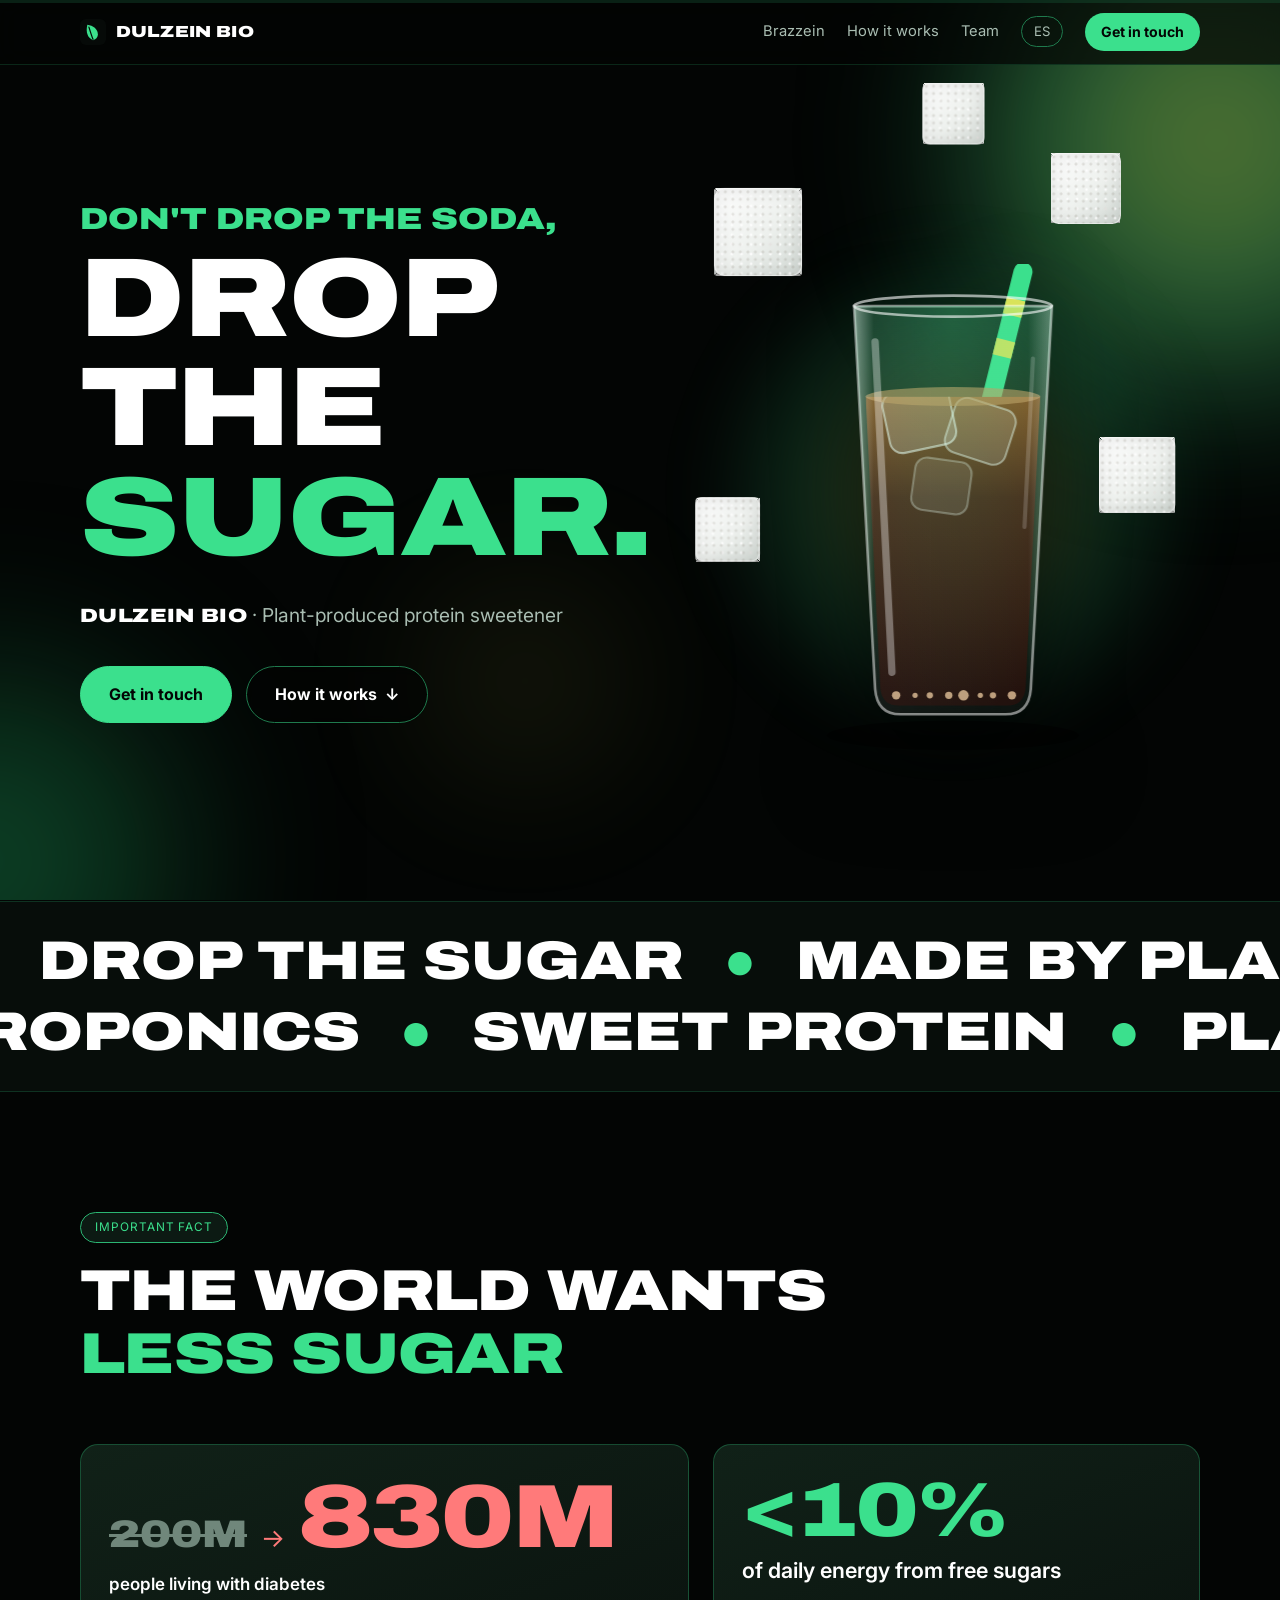
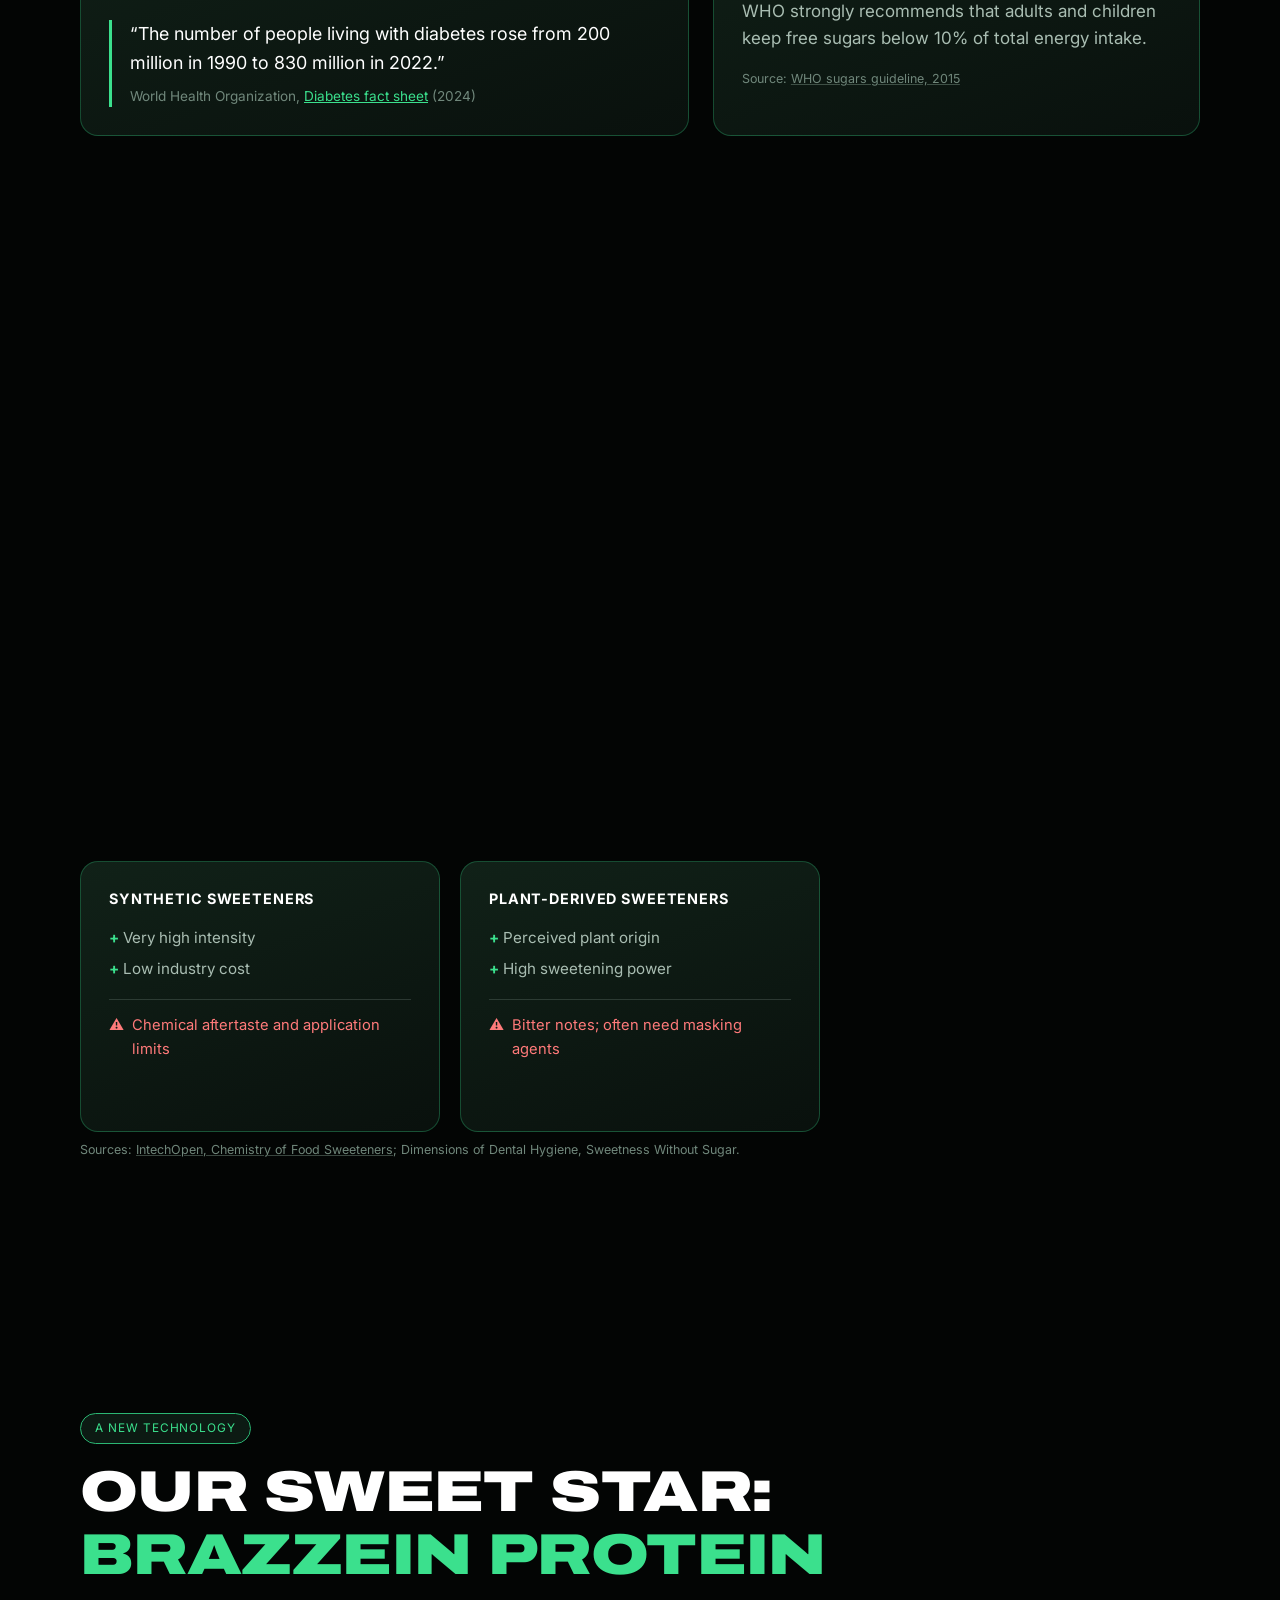
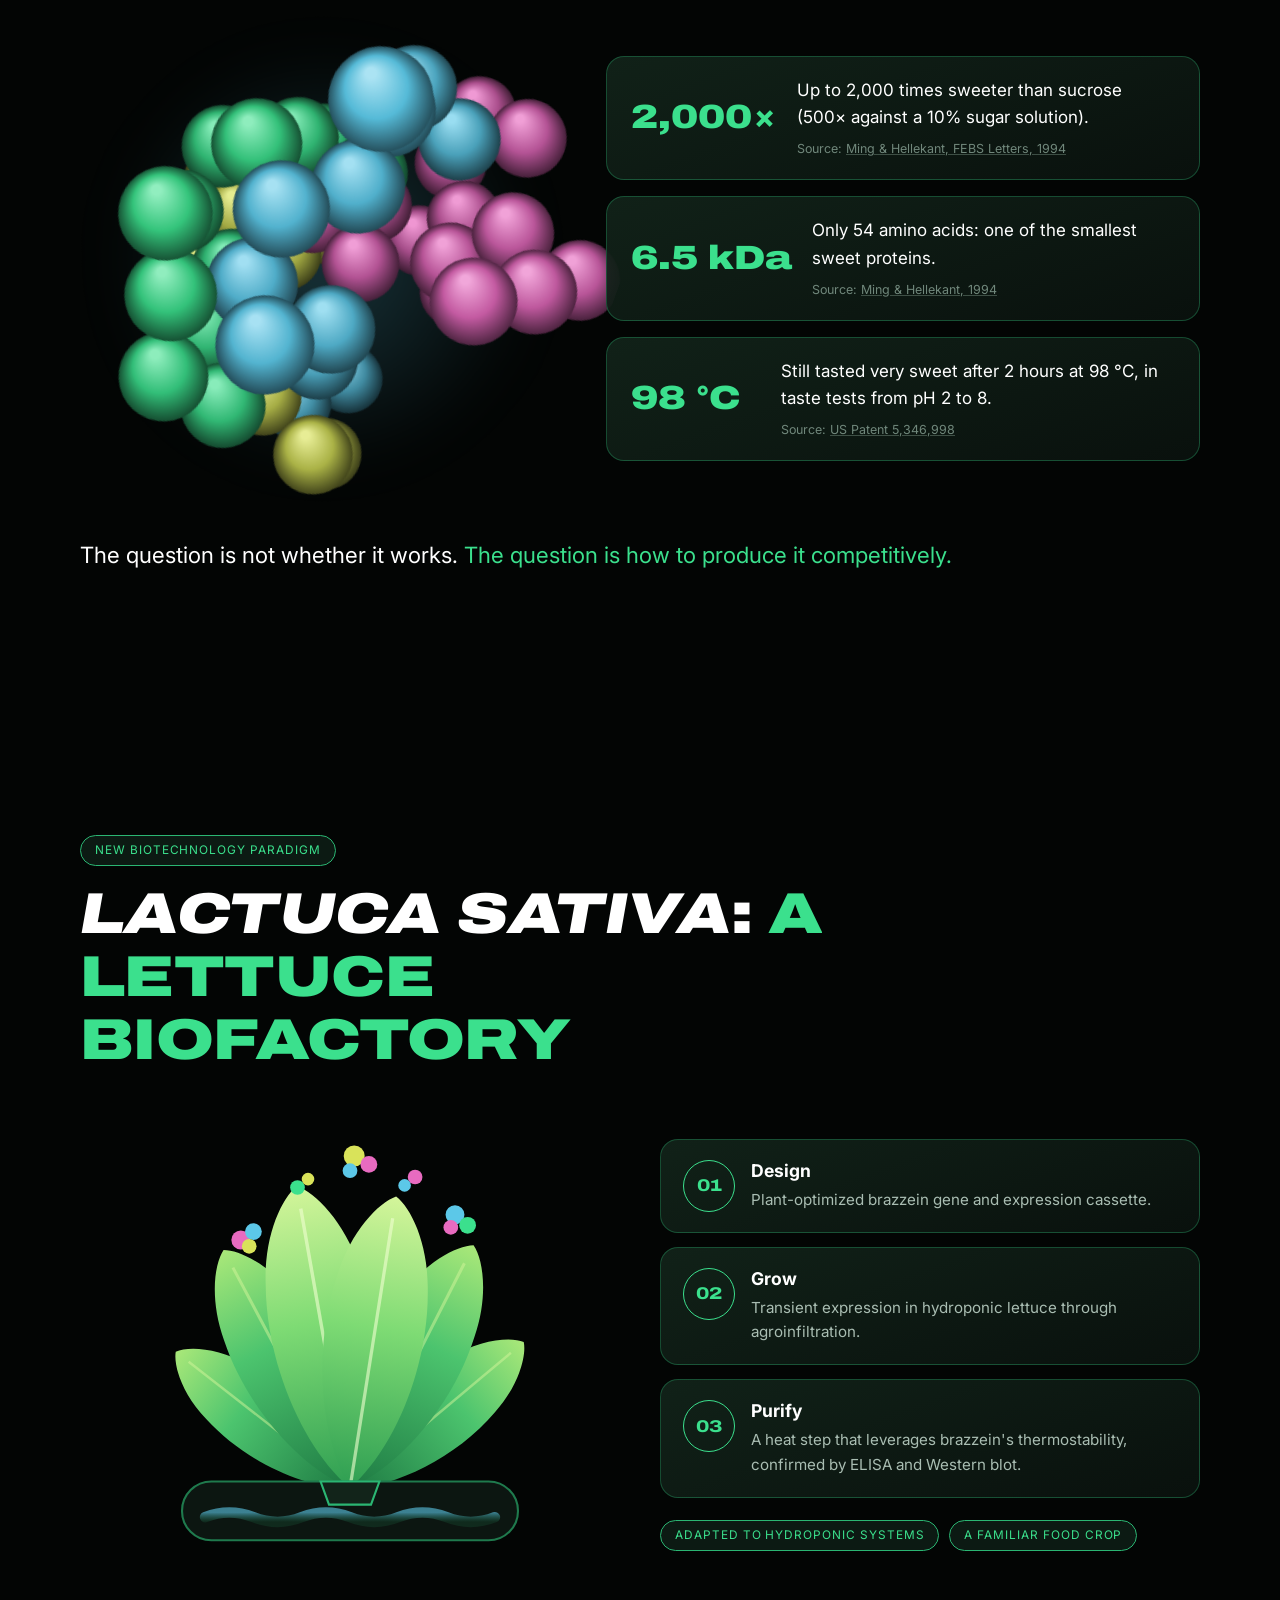
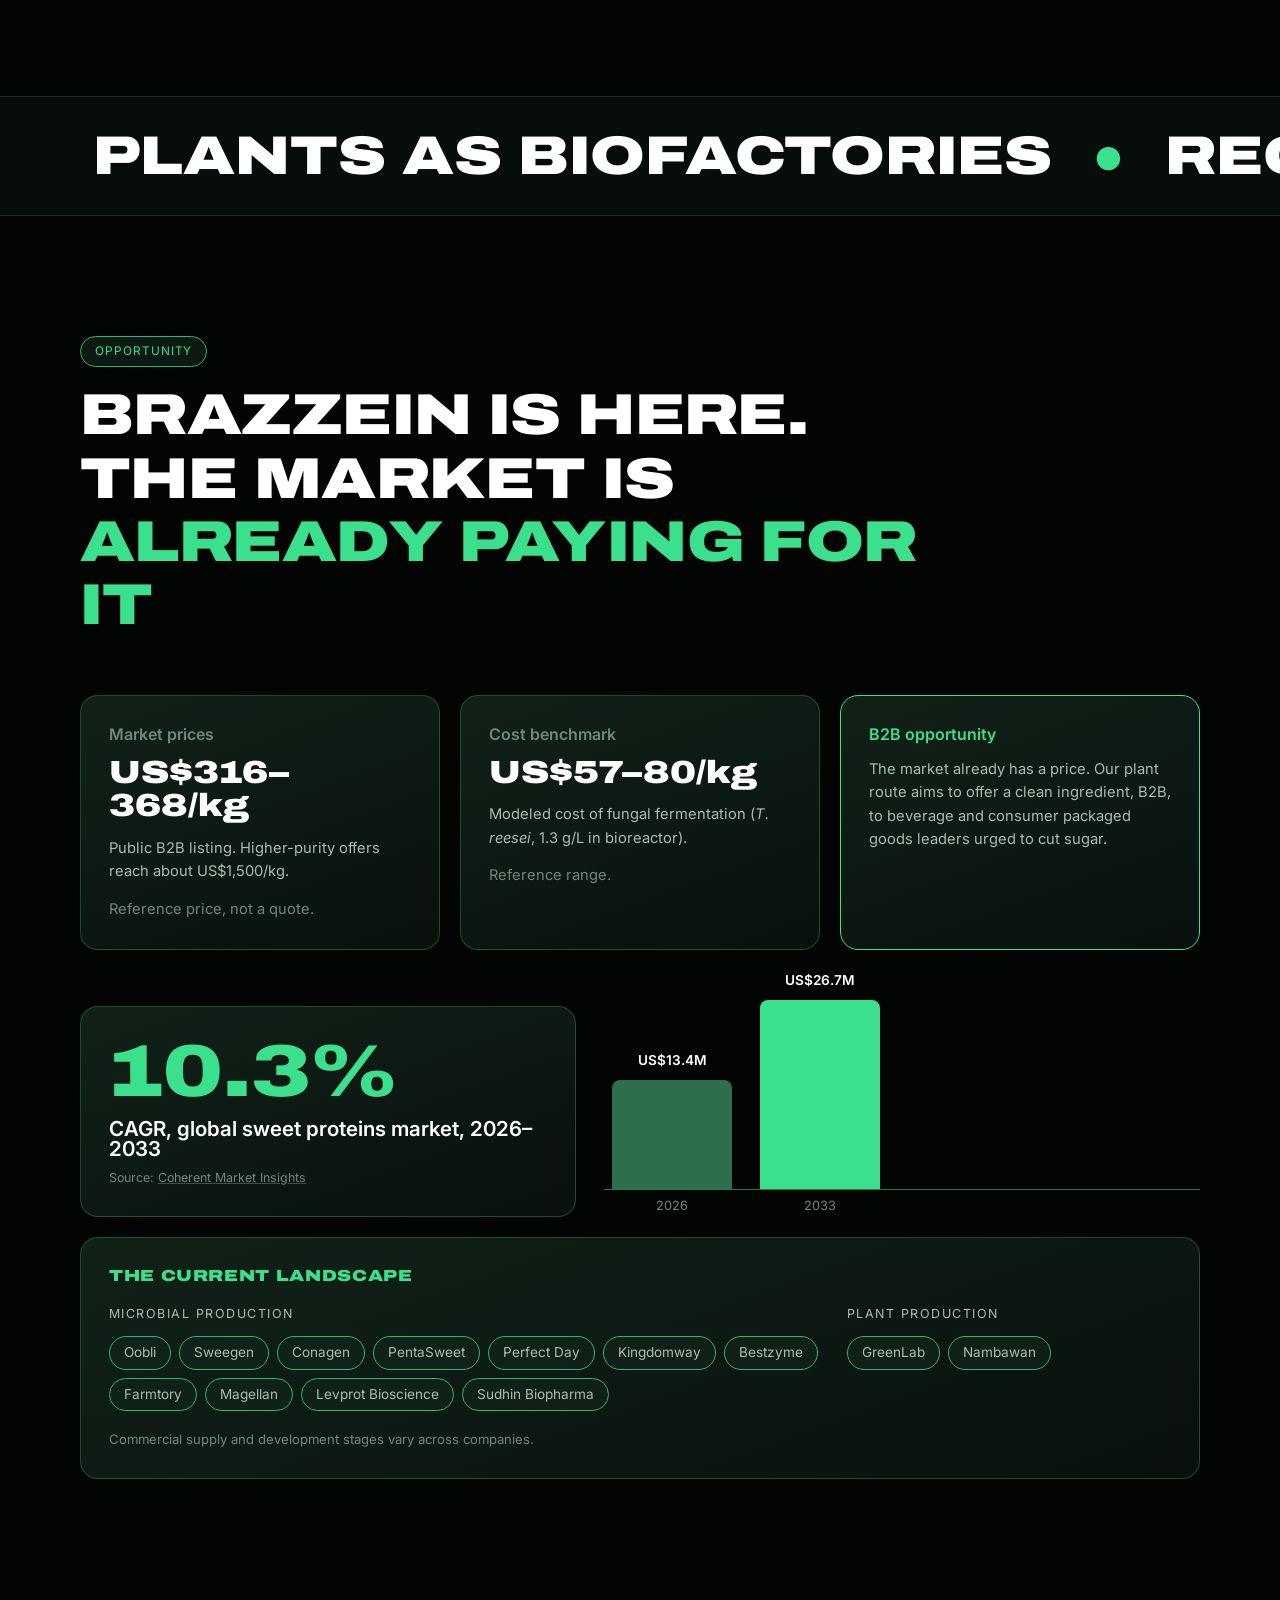
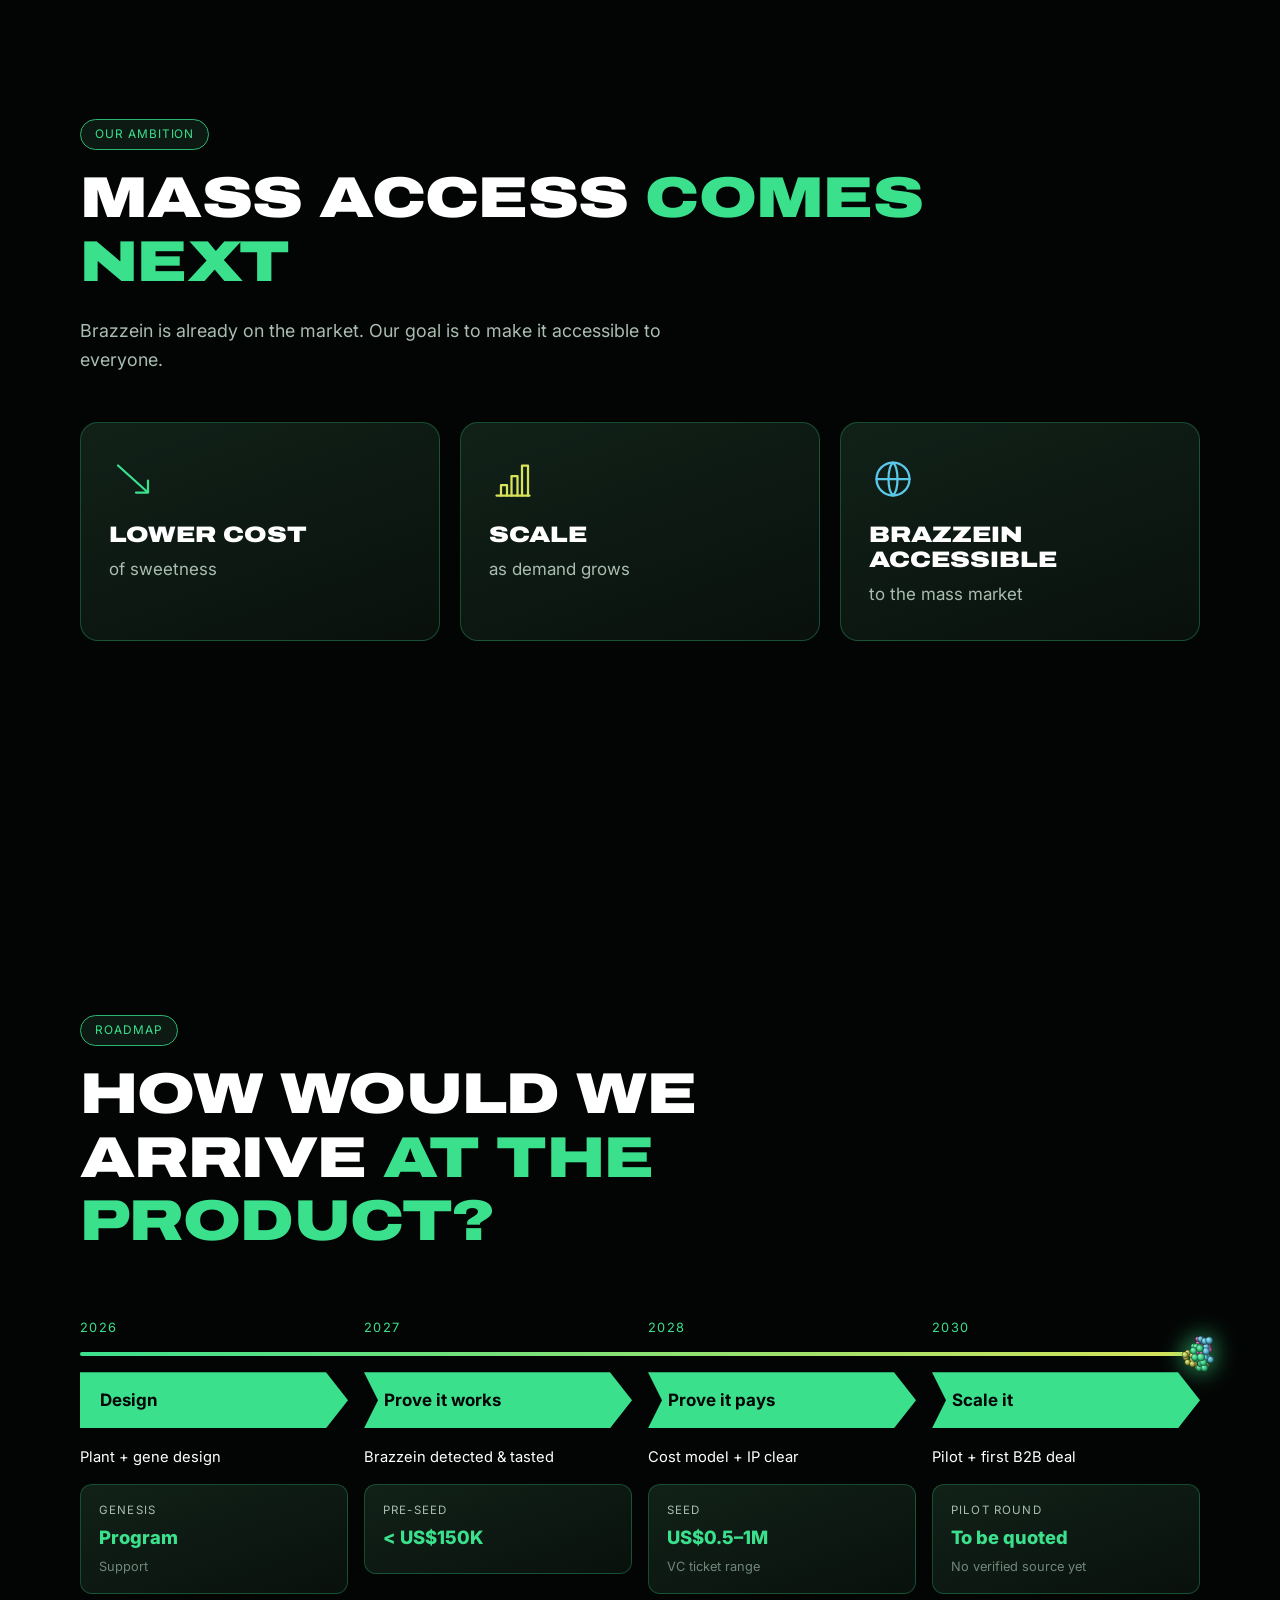
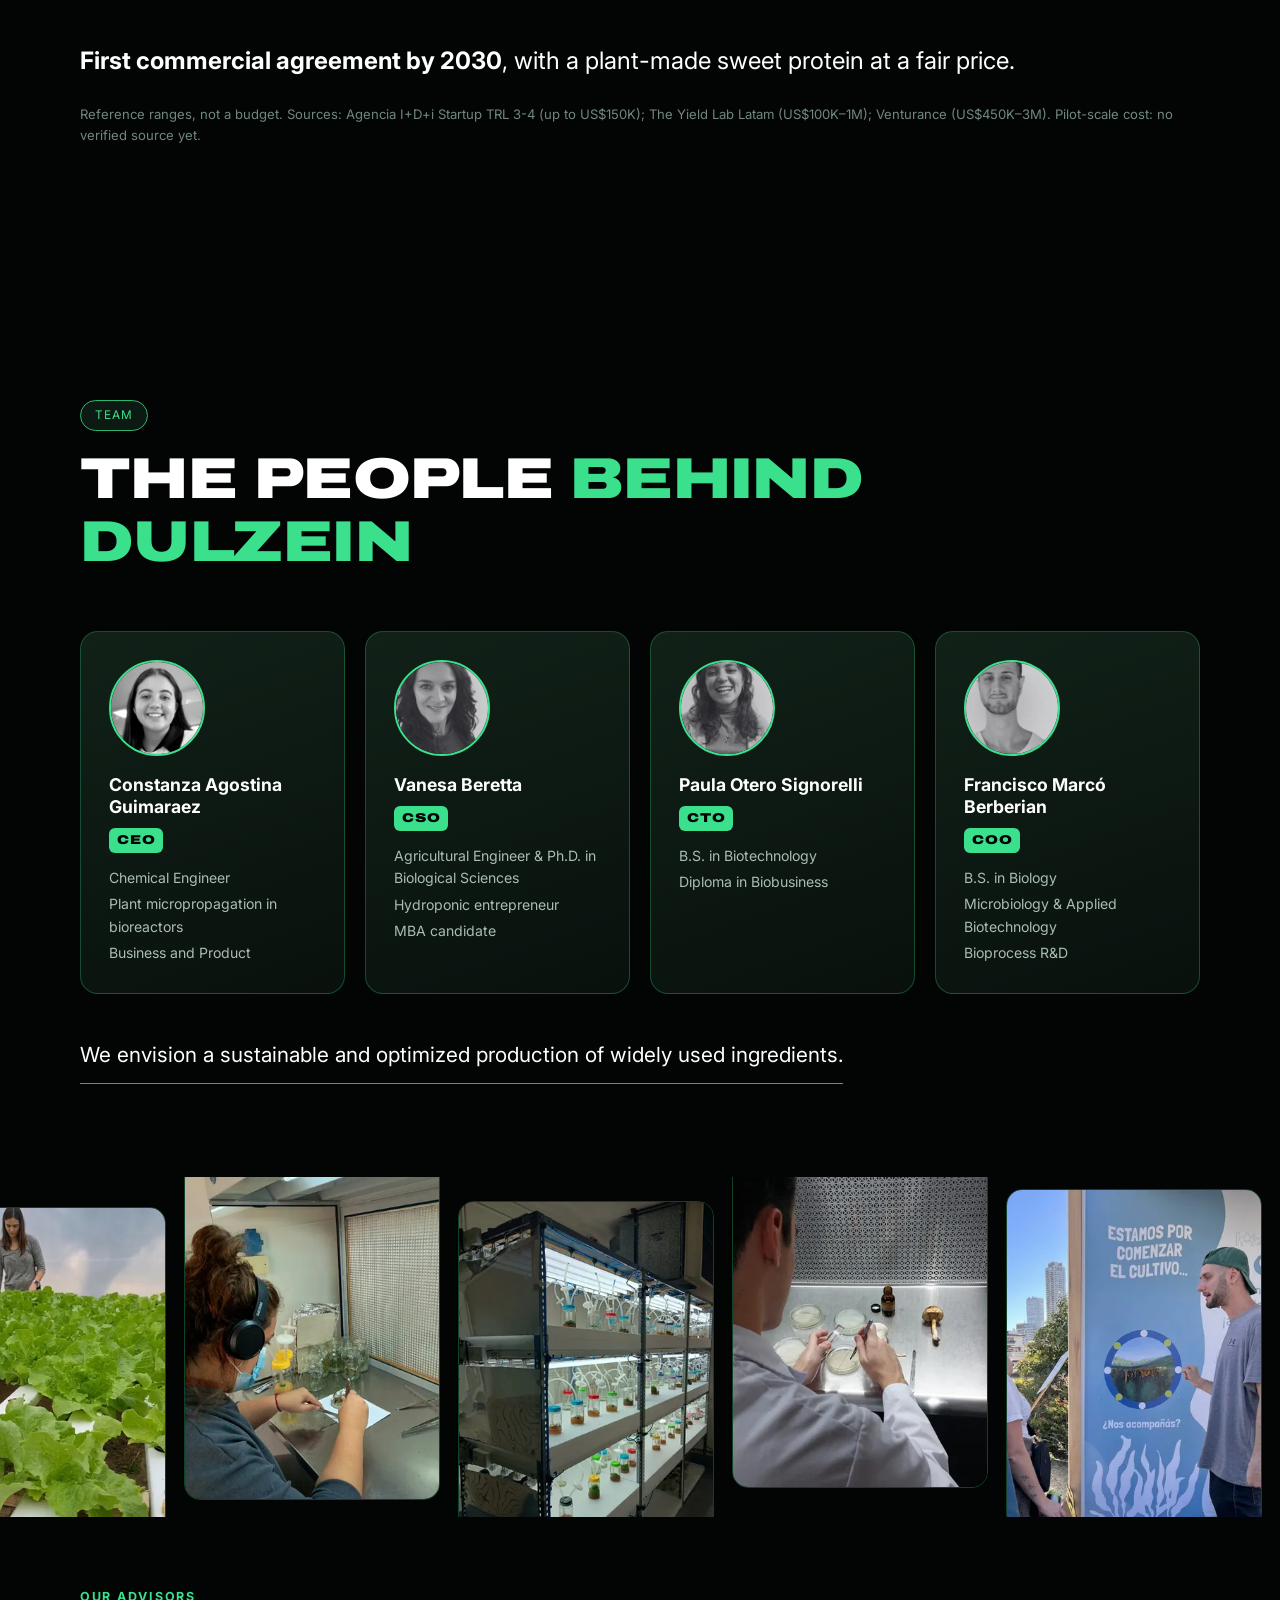
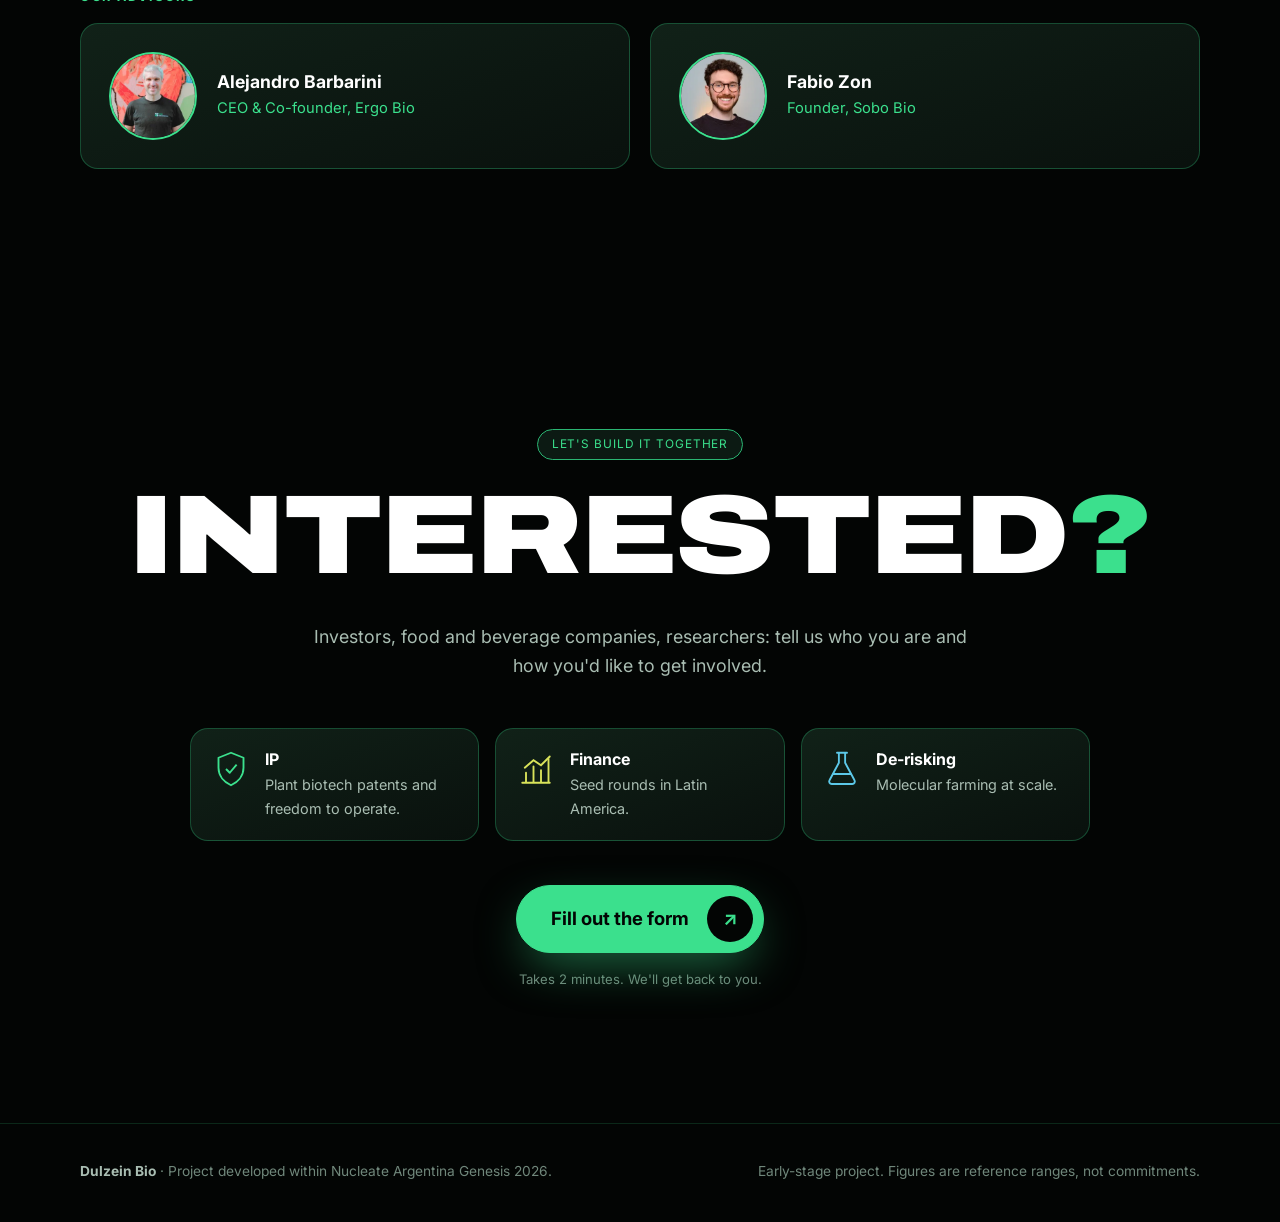
<file: index.html>
<!doctype html>
<html lang="en">
<head>
  <meta charset="utf-8">
  <meta name="viewport" content="width=device-width, initial-scale=1">
  <title>Dulzein Bio | Plant-produced protein sweetener</title>
  <meta name="description" content="Don't drop the soda, drop the sugar. Dulzein Bio produces recombinant brazzein, a naturally sweet protein, from plant biomass grown in hydroponics. Nucleate Argentina Genesis 2026.">
  <link rel="canonical" href="https://dulzein.bio/">
  <link rel="alternate" hreflang="en" href="https://dulzein.bio/">
  <link rel="alternate" hreflang="es" href="https://dulzein.bio/es/">
  <link rel="alternate" hreflang="x-default" href="https://dulzein.bio/">
  <meta name="theme-color" content="#030504">

  <meta property="og:type" content="website">
  <meta property="og:site_name" content="Dulzein Bio">
  <meta property="og:title" content="Dulzein Bio | Don't drop the soda, drop the sugar">
  <meta property="og:description" content="Plant-produced protein sweetener: recombinant brazzein from plant biomass grown in hydroponics.">
  <meta property="og:url" content="https://dulzein.bio/">
  <meta property="og:image" content="https://dulzein.bio/assets/og-image.png">
  <meta property="og:image:width" content="1200">
  <meta property="og:image:height" content="630">
  <meta property="og:image:alt" content="Dulzein Bio: plant-produced protein sweetener">
  <meta property="og:locale" content="en_US">
  <meta property="og:locale:alternate" content="es_AR">
  <meta name="twitter:card" content="summary_large_image">
  <meta name="twitter:title" content="Dulzein Bio | Don't drop the soda, drop the sugar">
  <meta name="twitter:description" content="Plant-produced protein sweetener: recombinant brazzein from plant biomass grown in hydroponics.">
  <meta name="twitter:image" content="https://dulzein.bio/assets/og-image.png">

  <link rel="icon" href="/assets/favicon.svg" type="image/svg+xml">
  <link rel="icon" href="/assets/favicon-32.png" sizes="32x32" type="image/png">
  <link rel="apple-touch-icon" href="/assets/apple-touch-icon.png">

  <link rel="preconnect" href="https://fonts.googleapis.com">
  <link rel="preconnect" href="https://fonts.gstatic.com" crossorigin>
  <link rel="stylesheet" href="https://fonts.googleapis.com/css2?family=Archivo:wdth,wght@125,800..900&family=Inter:wght@400;500;600;700;800&display=swap">
  <link rel="stylesheet" href="/assets/styles.css">
  <script>document.documentElement.classList.add("js")</script>
  <script src="/assets/main.js" defer></script>

  <script type="application/ld+json">
  {
    "@context": "https://schema.org",
    "@type": "Organization",
    "name": "Dulzein Bio",
    "url": "https://dulzein.bio/",
    "logo": "https://dulzein.bio/assets/apple-touch-icon.png",
    "slogan": "Don't drop the soda, drop the sugar.",
    "description": "Early-stage biotech project producing recombinant brazzein, a naturally sweet protein, from plant biomass grown in hydroponics.",
    "member": [
      {"@type": "Person", "name": "Constanza Agostina Guimaraez", "jobTitle": "CEO"},
      {"@type": "Person", "name": "Vanesa Beretta", "jobTitle": "CSO"},
      {"@type": "Person", "name": "Paula Otero Signorelli", "jobTitle": "CTO"},
      {"@type": "Person", "name": "Francisco Marcó Berberian", "jobTitle": "COO"}
    ]
  }
  </script>
</head>
<body>
  <a class="skip" href="#main">Skip to content</a>
  <div class="ambient" aria-hidden="true"><i></i><i></i><i></i></div>
  <div class="cursor-glow" aria-hidden="true"></div>
  <div class="progress" aria-hidden="true"><span></span></div>

  <header class="site-header">
    <div class="wrap">
      <a class="brand" href="/" aria-label="Dulzein Bio home">
        <img src="/assets/favicon.svg" alt="" width="26" height="26">
        <span>DULZEIN BIO</span>
      </a>
      <nav class="nav" aria-label="Main">
        <a class="hide-sm" href="#brazzein">Brazzein</a>
        <a class="hide-sm" href="#how">How it works</a>
        <a class="hide-sm" href="#team">Team</a>
        <a class="lang" href="/es/" hreflang="es" lang="es">ES</a>
        <a class="nav-cta" href="#interested">Get in touch</a>
      </nav>
    </div>
  </header>

  <main id="main">
    <!-- ===== Hero ===== -->
    <section class="hero" data-scroll="out">
      <div class="wrap">
        <div class="hero-copy">
          <p class="pre">Don't drop the soda,</p>
          <h1 class="display">Drop the <span class="g">sugar.</span></h1>
          <p class="tagline"><strong>Dulzein Bio</strong> <span aria-hidden="true">·</span> Plant-produced protein sweetener</p>
          <div class="actions">
            <a class="btn" href="#interested">Get in touch</a>
            <a class="btn ghost" href="#how">How it works <span aria-hidden="true">↓</span></a>
          </div>
        </div>
        <div class="hero-art" aria-hidden="true">
          <svg class="soda" viewBox="0 0 300 470">
            <defs>
              <linearGradient id="cola" x1="0" y1="0" x2="0" y2="1"><stop offset="0" stop-color="#8A4516"/><stop offset=".3" stop-color="#43180A"/><stop offset="1" stop-color="#120502"/></linearGradient>
              <linearGradient id="glassFill" x1="0" x2="1"><stop offset="0" stop-color="#fff" stop-opacity=".5"/><stop offset=".1" stop-color="#fff" stop-opacity=".07"/><stop offset=".88" stop-color="#fff" stop-opacity=".04"/><stop offset="1" stop-color="#fff" stop-opacity=".35"/></linearGradient>
              <radialGradient id="rimLight" cx=".5" cy="0" r="1"><stop offset="0" stop-color="#3BE08D" stop-opacity=".55"/><stop offset="1" stop-color="#3BE08D" stop-opacity="0"/></radialGradient>
              <clipPath id="liquid"><path d="M67 126H233L219 404Q217 420 201 420H99Q83 420 81 404Z"/></clipPath>
            </defs>
            <ellipse cx="150" cy="448" rx="120" ry="14" fill="#000" opacity=".55"/>
            <rect x="172" y="-6" width="18" height="310" rx="9" fill="#3BE08D" transform="rotate(14 181 150)"/>
            <rect x="172" y="30" width="18" height="16" fill="#D9E35A" transform="rotate(14 181 150)"/>
            <rect x="172" y="70" width="18" height="16" fill="#D9E35A" transform="rotate(14 181 150)"/>
            <g clip-path="url(#liquid)">
              <rect x="0" y="126" width="300" height="320" fill="url(#cola)"/>
              <rect x="86" y="118" width="64" height="58" rx="12" fill="#fff" fill-opacity=".2" stroke="#fff" stroke-opacity=".55" stroke-width="2" transform="rotate(-12 118 147)"/>
              <rect x="146" y="132" width="60" height="54" rx="12" fill="#fff" fill-opacity=".16" stroke="#fff" stroke-opacity=".45" stroke-width="2" transform="rotate(18 176 159)"/>
              <rect x="112" y="186" width="54" height="50" rx="11" fill="#fff" fill-opacity=".1" stroke="#fff" stroke-opacity=".3" stroke-width="2" transform="rotate(8 139 211)"/>
              <g class="fizz" fill="#FFD9A8" fill-opacity=".7">
                <circle cx="96" cy="410" r="4" style="--d:0s"/><circle cx="128" cy="410" r="3" style="--d:.7s"/>
                <circle cx="160" cy="410" r="5" style="--d:1.3s"/><circle cx="188" cy="410" r="3" style="--d:.3s"/>
                <circle cx="206" cy="410" r="4" style="--d:1.9s"/><circle cx="114" cy="410" r="2.5" style="--d:2.4s"/>
                <circle cx="146" cy="410" r="3.5" style="--d:2.9s"/><circle cx="176" cy="410" r="2.5" style="--d:1.1s"/>
              </g>
            </g>
            <ellipse cx="150" cy="126" rx="83" ry="9" fill="#D4935A" opacity=".6"/>
            <path d="M56 40H244L224 404Q222 428 200 428H100Q78 428 76 404Z" fill="url(#glassFill)" stroke="#fff" stroke-opacity=".5" stroke-width="2.5"/>
            <path d="M56 40H244L224 404Q222 428 200 428H100Q78 428 76 404Z" fill="url(#rimLight)" opacity=".5"/>
            <ellipse cx="150" cy="40" rx="94" ry="10" fill="none" stroke="#fff" stroke-opacity=".6" stroke-width="2.5"/>
            <path d="M76 74L92 388" stroke="#fff" stroke-opacity=".35" stroke-width="7" stroke-linecap="round"/>
            <path d="M226 90L218 250" stroke="#fff" stroke-opacity=".18" stroke-width="4" stroke-linecap="round"/>
          </svg>
          <div class="drop" style="--x:2%;--y:4%;--s:clamp(48px,6.4vw,88px);--fall:620px;--dx:-160px;--spin:-190deg;--t:.1s"><div class="scube" style="--rx:-22deg;--ry:34deg;--dur:16s"><i></i><i></i><i></i><i></i><i></i><i></i></div></div>
          <div class="drop" style="--x:70%;--y:-2%;--s:clamp(40px,5.2vw,72px);--fall:700px;--dx:180px;--spin:220deg;--t:.3s"><div class="scube" style="--rx:30deg;--ry:-28deg;--dur:13s"><i></i><i></i><i></i><i></i><i></i><i></i></div></div>
          <div class="drop" style="--x:44%;--y:-14%;--s:clamp(36px,4.6vw,64px);--fall:820px;--dx:40px;--spin:160deg;--t:.5s"><div class="scube" style="--rx:-40deg;--ry:12deg;--dur:11s"><i></i><i></i><i></i><i></i><i></i><i></i></div></div>
          <div class="drop" style="--x:80%;--y:46%;--s:clamp(44px,5.6vw,78px);--fall:560px;--dx:220px;--spin:-140deg;--t:.7s"><div class="scube" style="--rx:16deg;--ry:52deg;--dur:15s"><i></i><i></i><i></i><i></i><i></i><i></i></div></div>
          <div class="drop" style="--x:-2%;--y:56%;--s:clamp(38px,4.8vw,66px);--fall:600px;--dx:-200px;--spin:200deg;--t:.9s"><div class="scube" style="--rx:-12deg;--ry:-40deg;--dur:12s"><i></i><i></i><i></i><i></i><i></i><i></i></div></div>
        </div>
      </div>
    </section>

    <div class="marquee" data-scroll aria-hidden="true">
      <div class="row" style="--dir:-1"><span>Don't drop the soda</span><i>●</i><span>Drop the sugar</span><i>●</i><span>Made by plants</span><i>●</i><span>Brazzein</span><i>●</i><span>Don't drop the soda</span><i>●</i><span>Drop the sugar</span></div>
      <div class="row" style="--dir:1"><span>Clean taste</span><i>●</i><span>Hydroponics</span><i>●</i><span>Sweet protein</span><i>●</i><span>Plant biofactory</span><i>●</i><span>Clean taste</span><i>●</i><span>Hydroponics</span></div>
    </div>

    <!-- ===== Problem ===== -->
    <section id="problem">
      <div class="wrap">
        <span class="pill tag" data-reveal>Important fact</span>
        <h2 data-split>The world wants <span class="g">less sugar</span></h2>
        <div class="problem-grid">
          <div class="card tilt" data-reveal="left">
            <div class="score" aria-label="People living with diabetes: 200 million in 1990, 830 million in 2022">
              <span class="from">200M</span><span class="arrow" aria-hidden="true">→</span>
              <span class="to"><span data-count="830" data-from="200">830</span>M</span>
              <span class="unit">people living with diabetes</span>
            </div>
            <blockquote>
              “The number of people living with diabetes rose from 200 million in 1990 to 830 million in 2022.”
              <footer>World Health Organization, <a href="https://www.who.int/news-room/fact-sheets/detail/diabetes" rel="noopener">Diabetes fact sheet</a> (2024)</footer>
            </blockquote>
          </div>
          <div class="card tilt" data-reveal="right" style="--d:1">
            <div class="big">&lt;10%<small>of daily energy from free sugars</small></div>
            <p>WHO strongly recommends that adults and children keep free sugars below 10% of total energy intake.</p>
            <span class="src">Source: <a href="https://www.ncbi.nlm.nih.gov/books/NBK285538/" rel="noopener">WHO sugars guideline, 2015</a></span>
          </div>
        </div>
        <p class="subhead" data-reveal>Sugar reduction <em>without losing</em> the product experience.</p>
        <p class="lead" data-reveal>An opportunity: <span class="g">using plants as biofactories for nutritional ingredients.</span></p>
      </div>
    </section>

    <!-- ===== Alternatives ===== -->
    <section id="alternatives">
      <div class="wrap">
        <span class="pill tag" data-reveal>Points of difference</span>
        <h2 data-split>Current alternatives <span class="g">are not sufficient</span></h2>
        <div class="alts">
          <article class="card alt tilt" data-reveal style="--d:0">
            <h3>Synthetic sweeteners</h3>
            <ul><li>Very high intensity</li><li>Low industry cost</li></ul>
            <p class="con"><span aria-hidden="true">⚠</span> Chemical aftertaste and application limits</p>
          </article>
          <article class="card alt tilt" data-reveal style="--d:1">
            <h3>Plant-derived sweeteners</h3>
            <ul><li>Perceived plant origin</li><li>High sweetening power</li></ul>
            <p class="con"><span aria-hidden="true">⚠</span> Bitter notes; often need masking agents</p>
          </article>
          <article class="card alt win tilt" data-reveal="pop" style="--d:2">
            <span class="badge">Our pick</span>
            <h3>Sweet proteins</h3>
            <ul><li>Extreme intensity</li><li>Clean, sugar-like taste</li></ul>
            <p class="con"><span aria-hidden="true">⊕</span> Needs a new, scalable production route</p>
          </article>
        </div>
        <p class="src sources-line" data-reveal>Sources: <a href="https://www.intechopen.com/chapters/89364" rel="noopener">IntechOpen, Chemistry of Food Sweeteners</a>; Dimensions of Dental Hygiene, Sweetness Without Sugar.</p>
      </div>
    </section>

    <!-- ===== Brazzein ===== -->
    <section id="brazzein">
      <div class="wrap">
        <span class="pill tag" data-reveal>A new technology</span>
        <h2 data-split>Our sweet star: <span class="g">brazzein protein</span></h2>
        <div class="brz">
          <div class="brz-mol" data-scroll>
            <canvas class="molecule" data-start="2.2" role="img" aria-label="3D model of brazzein"></canvas>
          </div>
          <div class="stats">
            <div class="card stat tilt" data-reveal="right" style="--d:0">
              <div class="num"><span data-count="2000" data-from="1">2,000</span>×</div>
              <p>Up to 2,000 times sweeter than sucrose (500× against a 10% sugar solution).<span class="src">Source: <a href="https://pubmed.ncbi.nlm.nih.gov/7957951/" rel="noopener">Ming &amp; Hellekant, FEBS Letters, 1994</a></span></p>
            </div>
            <div class="card stat tilt" data-reveal="right" style="--d:1">
              <div class="num">6.5&nbsp;kDa</div>
              <p>Only <span data-count="54">54</span> amino acids: one of the smallest sweet proteins.<span class="src">Source: <a href="https://pubmed.ncbi.nlm.nih.gov/7957951/" rel="noopener">Ming &amp; Hellekant, 1994</a></span></p>
            </div>
            <div class="card stat tilt" data-reveal="right" style="--d:2">
              <div class="num"><span data-count="98">98</span>&nbsp;°C</div>
              <p>Still tasted very sweet after 2 hours at 98&nbsp;°C, in taste tests from pH 2 to&nbsp;8.<span class="src">Source: <a href="https://patents.google.com/patent/US5346998" rel="noopener">US Patent 5,346,998</a></span></p>
            </div>
          </div>
        </div>
        <p class="punch" data-reveal>The question is not whether it works. <span class="g">The question is how to produce it competitively.</span></p>
      </div>
    </section>

    <!-- ===== How it works ===== -->
    <section id="how">
      <div class="wrap">
        <span class="pill tag" data-reveal>New biotechnology paradigm</span>
        <h2 data-split><i>Lactuca sativa</i>: <span class="g">a lettuce biofactory</span></h2>
        <div class="farm" data-scroll>
          <svg class="lettuce" viewBox="0 0 400 440" role="img" aria-label="A lettuce grows in a hydroponic channel and releases brazzein molecules">
            <defs>
              <linearGradient id="leafA" x1="0" y1="1" x2="0" y2="0"><stop offset="0" stop-color="#1E7A43"/><stop offset=".6" stop-color="#4CC46E"/><stop offset="1" stop-color="#A9E879"/></linearGradient>
              <linearGradient id="leafB" x1="0" y1="1" x2="0" y2="0"><stop offset="0" stop-color="#2E9E52"/><stop offset=".55" stop-color="#7EDB74"/><stop offset="1" stop-color="#D4F59A"/></linearGradient>
              <linearGradient id="water" x1="0" y1="0" x2="0" y2="1"><stop offset="0" stop-color="#5CC8E8" stop-opacity=".6"/><stop offset="1" stop-color="#1F7A4D" stop-opacity=".2"/></linearGradient>
              <path id="leaf" d="M0 0C-34-40-54-120-42-190-36-232-15-262 0-270 15-262 36-232 42-190 54-120 34-40 0 0Z"/>
            </defs>
            <g transform="translate(200 356) rotate(-52) scale(.78)"><g class="leaf" style="--d:0"><use href="#leaf" fill="url(#leafA)"/><path d="M0-6V-250" stroke="#D4F59A" stroke-opacity=".5" stroke-width="3"/></g></g>
            <g transform="translate(200 356) rotate(50) scale(.8)"><g class="leaf" style="--d:0"><use href="#leaf" fill="url(#leafA)"/><path d="M0-6V-250" stroke="#D4F59A" stroke-opacity=".5" stroke-width="3"/></g></g>
            <g transform="translate(200 356) rotate(-28) scale(.95)"><g class="leaf" style="--d:1"><use href="#leaf" fill="url(#leafA)"/><path d="M0-6V-250" stroke="#D4F59A" stroke-opacity=".5" stroke-width="3"/></g></g>
            <g transform="translate(200 356) rotate(27) scale(.96)"><g class="leaf" style="--d:1"><use href="#leaf" fill="url(#leafA)"/><path d="M0-6V-250" stroke="#D4F59A" stroke-opacity=".5" stroke-width="3"/></g></g>
            <g transform="translate(200 356) rotate(-10) scale(1.08)"><g class="leaf" style="--d:2"><use href="#leaf" fill="url(#leafB)"/><path d="M0-6V-250" stroke="#F0FFD0" stroke-opacity=".6" stroke-width="3"/></g></g>
            <g transform="translate(200 356) rotate(9) scale(1.04)"><g class="leaf" style="--d:2.4"><use href="#leaf" fill="url(#leafB)"/><path d="M0-6V-250" stroke="#F0FFD0" stroke-opacity=".6" stroke-width="3"/></g></g>
            <rect x="40" y="350" width="320" height="56" rx="28" fill="#0C1611" stroke="#1F7A4D" stroke-width="2"/>
            <path d="M62 384q23-9 46 0t46 0 46 0 46 0 46 0 46 0" fill="none" stroke="url(#water)" stroke-width="10" stroke-linecap="round"/>
            <path d="M172 350h56l-8 22h-40z" fill="#12241A" stroke="#2BB673" stroke-width="2"/>
            <g class="bubble" style="--d:0"><circle cx="96" cy="120" r="9" fill="#E86BC0"/><circle cx="108" cy="112" r="8" fill="#5CC8E8"/><circle cx="104" cy="126" r="7" fill="#D9E35A"/></g>
            <g class="bubble" style="--d:1"><circle cx="300" cy="96" r="9" fill="#5CC8E8"/><circle cx="312" cy="106" r="8" fill="#3BE08D"/><circle cx="296" cy="108" r="7" fill="#E86BC0"/></g>
            <g class="bubble" style="--d:2"><circle cx="204" cy="40" r="10" fill="#D9E35A"/><circle cx="218" cy="48" r="8" fill="#E86BC0"/><circle cx="200" cy="54" r="7" fill="#5CC8E8"/></g>
            <g class="bubble" style="--d:3"><circle cx="150" cy="70" r="7" fill="#3BE08D"/><circle cx="160" cy="62" r="6" fill="#D9E35A"/></g>
            <g class="bubble" style="--d:3.5"><circle cx="262" cy="60" r="7" fill="#E86BC0"/><circle cx="252" cy="68" r="6" fill="#5CC8E8"/></g>
          </svg>
          <div>
            <ol class="steps">
              <li class="card step tilt" data-reveal style="--d:0"><div><h3>Design</h3><p>Plant-optimized brazzein gene and expression cassette.</p></div></li>
              <li class="card step tilt" data-reveal style="--d:1"><div><h3>Grow</h3><p>Transient expression in hydroponic lettuce through agroinfiltration.</p></div></li>
              <li class="card step tilt" data-reveal style="--d:2"><div><h3>Purify</h3><p>A heat step that leverages brazzein's thermostability, confirmed by ELISA and Western blot.</p></div></li>
            </ol>
            <div class="chips" data-reveal style="--d:3">
              <span class="pill">Adapted to hydroponic systems</span>
              <span class="pill">A familiar food crop</span>
            </div>
          </div>
        </div>
      </div>
    </section>

    <div class="marquee" data-scroll aria-hidden="true">
      <div class="row" style="--dir:1"><span>Plants as biofactories</span><i>●</i><span>Recombinant brazzein</span><i>●</i><span>Fair price</span><i>●</i><span>Plants as biofactories</span><i>●</i><span>Recombinant brazzein</span></div>
    </div>

    <!-- ===== Market ===== -->
    <section id="market">
      <div class="wrap">
        <span class="pill tag" data-reveal>Opportunity</span>
        <h2 data-split>Brazzein is here. The market is <span class="g">already paying for it</span></h2>
        <div class="market">
          <div class="card price tilt" data-reveal style="--d:0">
            <h3>Market prices</h3>
            <div class="num">US$316–368/kg</div>
            <p>Public B2B listing. Higher-purity offers reach about US$1,500/kg.</p>
            <p class="small">Reference price, not a quote.</p>
          </div>
          <div class="card price tilt" data-reveal style="--d:1">
            <h3>Cost benchmark</h3>
            <div class="num">US$57–80/kg</div>
            <p>Modeled cost of fungal fermentation (<i>T. reesei</i>, 1.3 g/L in bioreactor).</p>
            <p class="small">Reference range.</p>
          </div>
          <div class="card price hi tilt" data-reveal style="--d:2">
            <h3>B2B opportunity</h3>
            <p>The market already has a price. Our plant route aims to offer a clean ingredient, B2B, to beverage and consumer packaged goods leaders urged to cut sugar.</p>
          </div>
        </div>
        <div class="growth">
          <div class="card cagr tilt" data-reveal="left">
            <div class="big"><span data-count="10.3" data-decimals="1">10.3</span>%<small>CAGR, global sweet proteins market, 2026–2033</small></div>
            <span class="src">Source: <a href="https://www.coherentmarketinsights.com/industry-reports/proteins-sugar-market" rel="noopener">Coherent Market Insights</a></span>
          </div>
          <div data-reveal="right">
            <div class="bars" data-reveal role="img" aria-label="Sweet proteins market: US$13.4 million in 2026, US$26.7 million in 2033">
              <div>US$13.4M<b></b></div>
              <div>US$26.7M<b></b></div>
            </div>
            <div class="bars-x" aria-hidden="true"><span>2026</span><span>2033</span></div>
          </div>
        </div>
        <div class="card landscape" data-reveal>
          <h3>The current landscape</h3>
          <div class="land-cols">
            <div><p class="k">Microbial production</p><div class="chips"><span class="pill plain">Oobli</span><span class="pill plain">Sweegen</span><span class="pill plain">Conagen</span><span class="pill plain">PentaSweet</span><span class="pill plain">Perfect Day</span><span class="pill plain">Kingdomway</span><span class="pill plain">Bestzyme</span><span class="pill plain">Farmtory</span><span class="pill plain">Magellan</span><span class="pill plain">Levprot Bioscience</span><span class="pill plain">Sudhin Biopharma</span></div></div>
            <div><p class="k">Plant production</p><div class="chips"><span class="pill plain">GreenLab</span><span class="pill plain">Nambawan</span></div></div>
          </div>
          <p class="small">Commercial supply and development stages vary across companies.</p>
        </div>
      </div>
    </section>

    <!-- ===== Ambition ===== -->
    <section id="ambition">
      <div class="wrap">
        <span class="pill tag" data-reveal>Our ambition</span>
        <h2 data-split>Mass access <span class="g">comes next</span></h2>
        <p class="lead" data-reveal>Brazzein is already on the market. Our goal is to make it accessible to everyone.</p>
        <div class="amb-grid">
          <div class="card amb tilt" data-reveal="pop" style="--d:0"><svg viewBox="0 0 64 64" fill="none" stroke="#3BE08D" stroke-width="3" stroke-linecap="round" stroke-linejoin="round" aria-hidden="true"><path d="M12 14l40 36M52 50H36M52 50V34"/></svg><h3>Lower cost</h3><p>of sweetness</p></div>
          <div class="card amb tilt" data-reveal="pop" style="--d:1"><svg viewBox="0 0 64 64" fill="none" stroke="#D9E35A" stroke-width="3" stroke-linecap="round" stroke-linejoin="round" aria-hidden="true"><path d="M10 54h44"/><path d="M16 54V40h8v14M30 54V28h8v26M44 54V14h8v40"/></svg><h3>Scale</h3><p>as demand grows</p></div>
          <div class="card amb tilt" data-reveal="pop" style="--d:2"><svg viewBox="0 0 64 64" fill="none" stroke="#5CC8E8" stroke-width="3" stroke-linecap="round" stroke-linejoin="round" aria-hidden="true"><circle cx="32" cy="32" r="22"/><path d="M10 32h44M32 10c8 8 8 36 0 44M32 10c-8 8-8 36 0 44"/></svg><h3>Brazzein accessible</h3><p>to the mass market</p></div>
        </div>
        <p class="model" data-reveal><span>Business model</span><strong>B2B</strong></p>
      </div>
    </section>

    <!-- ===== Roadmap ===== -->
    <section id="roadmap">
      <div class="wrap">
        <span class="pill tag" data-reveal>Roadmap</span>
        <h2 data-split>How would we arrive <span class="g">at the product?</span></h2>
        <div class="road" data-scroll="track">
          <div class="road-track" aria-hidden="true"><b></b></div>
          <div class="player" aria-hidden="true"><canvas class="molecule" data-start="1"></canvas></div>
          <ol class="stages">
            <li class="stage">
              <div class="when">2026</div>
              <div class="arrow">Design</div>
              <p class="what">Plant + gene design</p>
              <div class="card fund"><div class="k">Genesis</div><div class="v">Program</div><div class="n">Support</div></div>
            </li>
            <li class="stage">
              <div class="when">2027</div>
              <div class="arrow">Prove it works</div>
              <p class="what">Brazzein detected &amp; tasted</p>
              <div class="card fund"><div class="k">Pre-seed</div><div class="v">&lt; US$150K</div></div>
            </li>
            <li class="stage">
              <div class="when">2028</div>
              <div class="arrow">Prove it pays</div>
              <p class="what">Cost model + IP clear</p>
              <div class="card fund"><div class="k">Seed</div><div class="v">US$0.5–1M</div><div class="n">VC ticket range</div></div>
            </li>
            <li class="stage">
              <div class="when">2030</div>
              <div class="arrow">Scale it</div>
              <p class="what">Pilot + first B2B deal</p>
              <div class="card fund"><div class="k">Pilot round</div><div class="v">To be quoted</div><div class="n">No verified source yet</div></div>
            </li>
          </ol>
        </div>
        <p class="closing" data-reveal><strong>First commercial agreement by 2030</strong>, with a plant-made sweet protein at a fair price.</p>
        <p class="small" data-reveal>Reference ranges, not a budget. Sources: Agencia I+D+i Startup TRL 3-4 (up to US$150K); The Yield Lab Latam (US$100K–1M); Venturance (US$450K–3M). Pilot-scale cost: no verified source yet.</p>
      </div>
    </section>

    <!-- ===== Team ===== -->
    <section id="team">
      <div class="wrap">
        <span class="pill tag" data-reveal>Team</span>
        <h2 data-split>The people <span class="g">behind Dulzein</span></h2>
        <ul class="team">
          <li class="card member tilt" data-reveal style="--d:0">
            <img class="photo" src="/assets/img/team-constanza.webp" alt="" width="96" height="96" loading="lazy" decoding="async">
            <h3>Constanza Agostina Guimaraez</h3>
            <span class="role">CEO</span>
            <ul><li>Chemical Engineer</li><li>Plant micropropagation in bioreactors</li><li>Business and Product</li></ul>
          </li>
          <li class="card member tilt" data-reveal style="--d:1">
            <img class="photo" src="/assets/img/team-vanesa.webp" alt="" width="96" height="96" loading="lazy" decoding="async">
            <h3>Vanesa Beretta</h3>
            <span class="role">CSO</span>
            <ul><li>Agricultural Engineer &amp; Ph.D. in Biological Sciences</li><li>Hydroponic entrepreneur</li><li>MBA candidate</li></ul>
          </li>
          <li class="card member tilt" data-reveal style="--d:2">
            <img class="photo" src="/assets/img/team-paula.webp" alt="" width="96" height="96" loading="lazy" decoding="async">
            <h3>Paula Otero Signorelli</h3>
            <span class="role">CTO</span>
            <ul><li>B.S. in Biotechnology</li><li>Diploma in Biobusiness</li></ul>
          </li>
          <li class="card member tilt" data-reveal style="--d:3">
            <img class="photo" src="/assets/img/team-francisco.webp" alt="" width="96" height="96" loading="lazy" decoding="async">
            <h3>Francisco Marcó Berberian</h3>
            <span class="role">COO</span>
            <ul><li>B.S. in Biology</li><li>Microbiology &amp; Applied Biotechnology</li><li>Bioprocess R&amp;D</li></ul>
          </li>
        </ul>
        <p class="vision" data-reveal>We envision a sustainable and optimized production of widely used ingredients.</p>
      </div>

      <div class="gallery" data-scroll>
        <div class="gallery-track">
          <figure style="--k:.4"><img src="/assets/img/lab-poster.webp" alt="Team member presenting a research poster" width="360" height="480" loading="lazy" decoding="async"></figure>
          <figure style="--k:-.3"><img src="/assets/img/lab-bioreactors.webp" alt="Plant cultures growing in bioreactors on lab shelves" width="360" height="480" loading="lazy" decoding="async"></figure>
          <figure style="--k:.6"><img src="/assets/img/lab-greenhouse.webp" alt="Hydroponic greenhouse with leafy crops" width="360" height="480" loading="lazy" decoding="async"></figure>
          <figure style="--k:-.5"><img src="/assets/img/lab-lettuce.webp" alt="Hydroponic lettuce growing in channels" width="360" height="480" loading="lazy" decoding="async"></figure>
          <figure style="--k:.3"><img src="/assets/img/lab-bench.webp" alt="Lab work at a bench" width="360" height="480" loading="lazy" decoding="async"></figure>
          <figure style="--k:-.4"><img src="/assets/img/lab-shelves.webp" alt="Culture flasks under grow lights" width="360" height="480" loading="lazy" decoding="async"></figure>
          <figure style="--k:.5"><img src="/assets/img/lab-hood.webp" alt="Sterile work under a laminar flow hood" width="360" height="480" loading="lazy" decoding="async"></figure>
          <figure style="--k:-.2"><img src="/assets/img/lab-mural.webp" alt="Team member at a hydroponics outreach mural" width="360" height="480" loading="lazy" decoding="async"></figure>
        </div>
      </div>

      <div class="wrap advisors">
        <h3 class="label" data-reveal>Our advisors</h3>
        <div class="advisor-grid">
          <div class="card advisor tilt" data-reveal style="--d:0">
            <img class="photo" src="/assets/img/advisor-barbarini.webp" alt="" width="88" height="88" loading="lazy" decoding="async">
            <div><h3>Alejandro Barbarini</h3><p>CEO &amp; Co-founder, Ergo&nbsp;Bio</p></div>
          </div>
          <div class="card advisor tilt" data-reveal style="--d:1">
            <img class="photo" src="/assets/img/advisor-zon.webp" alt="" width="88" height="88" loading="lazy" decoding="async">
            <div><h3>Fabio Zon</h3><p>Founder, Sobo&nbsp;Bio</p></div>
          </div>
        </div>
      </div>
    </section>

    <!-- ===== Interested? ===== -->
    <section id="interested" class="cta">
      <div class="wrap">
        <span class="pill tag" data-reveal>Let's build it together</span>
        <h2 data-split>Interested<span class="g">?</span></h2>
        <p class="lead" data-reveal>Investors, food and beverage companies, researchers: tell us who you are and how you'd like to get involved.</p>
        <div class="asks">
          <div class="card ask tilt" data-reveal="pop" style="--d:0">
            <svg viewBox="0 0 64 64" fill="none" stroke="#3BE08D" stroke-width="3" stroke-linejoin="round" aria-hidden="true"><path d="M32 6l20 8v16c0 13-9 23-20 28C21 53 12 43 12 30V14z"/><path d="M24 32l6 6 11-13"/></svg>
            <div><h3>IP</h3><p>Plant biotech patents and freedom to operate.</p></div>
          </div>
          <div class="card ask tilt" data-reveal="pop" style="--d:1">
            <svg viewBox="0 0 64 64" fill="none" stroke="#D9E35A" stroke-width="3" stroke-linecap="round" aria-hidden="true"><path d="M10 54h44M16 54V38M28 54V28M40 54V34M52 54V16"/><path d="M14 30l14-12 12 8 14-14"/></svg>
            <div><h3>Finance</h3><p>Seed rounds in Latin America.</p></div>
          </div>
          <div class="card ask tilt" data-reveal="pop" style="--d:2">
            <svg viewBox="0 0 64 64" fill="none" stroke="#5CC8E8" stroke-width="3" stroke-linecap="round" stroke-linejoin="round" aria-hidden="true"><path d="M24 6h16M27 6v16L12 50a4 4 0 0 0 3.5 6h33a4 4 0 0 0 3.5-6L37 22V6"/><path d="M18 40h28"/></svg>
            <div><h3>De-risking</h3><p>Molecular farming at scale.</p></div>
          </div>
        </div>
        <div class="actions" data-reveal style="--d:3">
          <!-- GOOGLE_FORM_URL: replace with the team's Google Form link -->
          <a class="btn btn-xl" href="https://forms.gle/YH5h189s3psSVnnf9" target="_blank" rel="noopener">Fill out the form <span class="btn-ico" aria-hidden="true">↗</span><span class="sr-only"> (opens in a new tab)</span></a>
        </div>
        <p class="small note" data-reveal style="--d:4">Takes 2 minutes. We'll get back to you.</p>
      </div>
    </section>
  </main>

  <footer class="site-footer">
    <div class="wrap">
      <p><strong>Dulzein Bio</strong> · Project developed within Nucleate Argentina Genesis 2026.</p>
      <p>Early-stage project. Figures are reference ranges, not commitments.</p>
    </div>
  </footer>
</body>
</html>
</file>
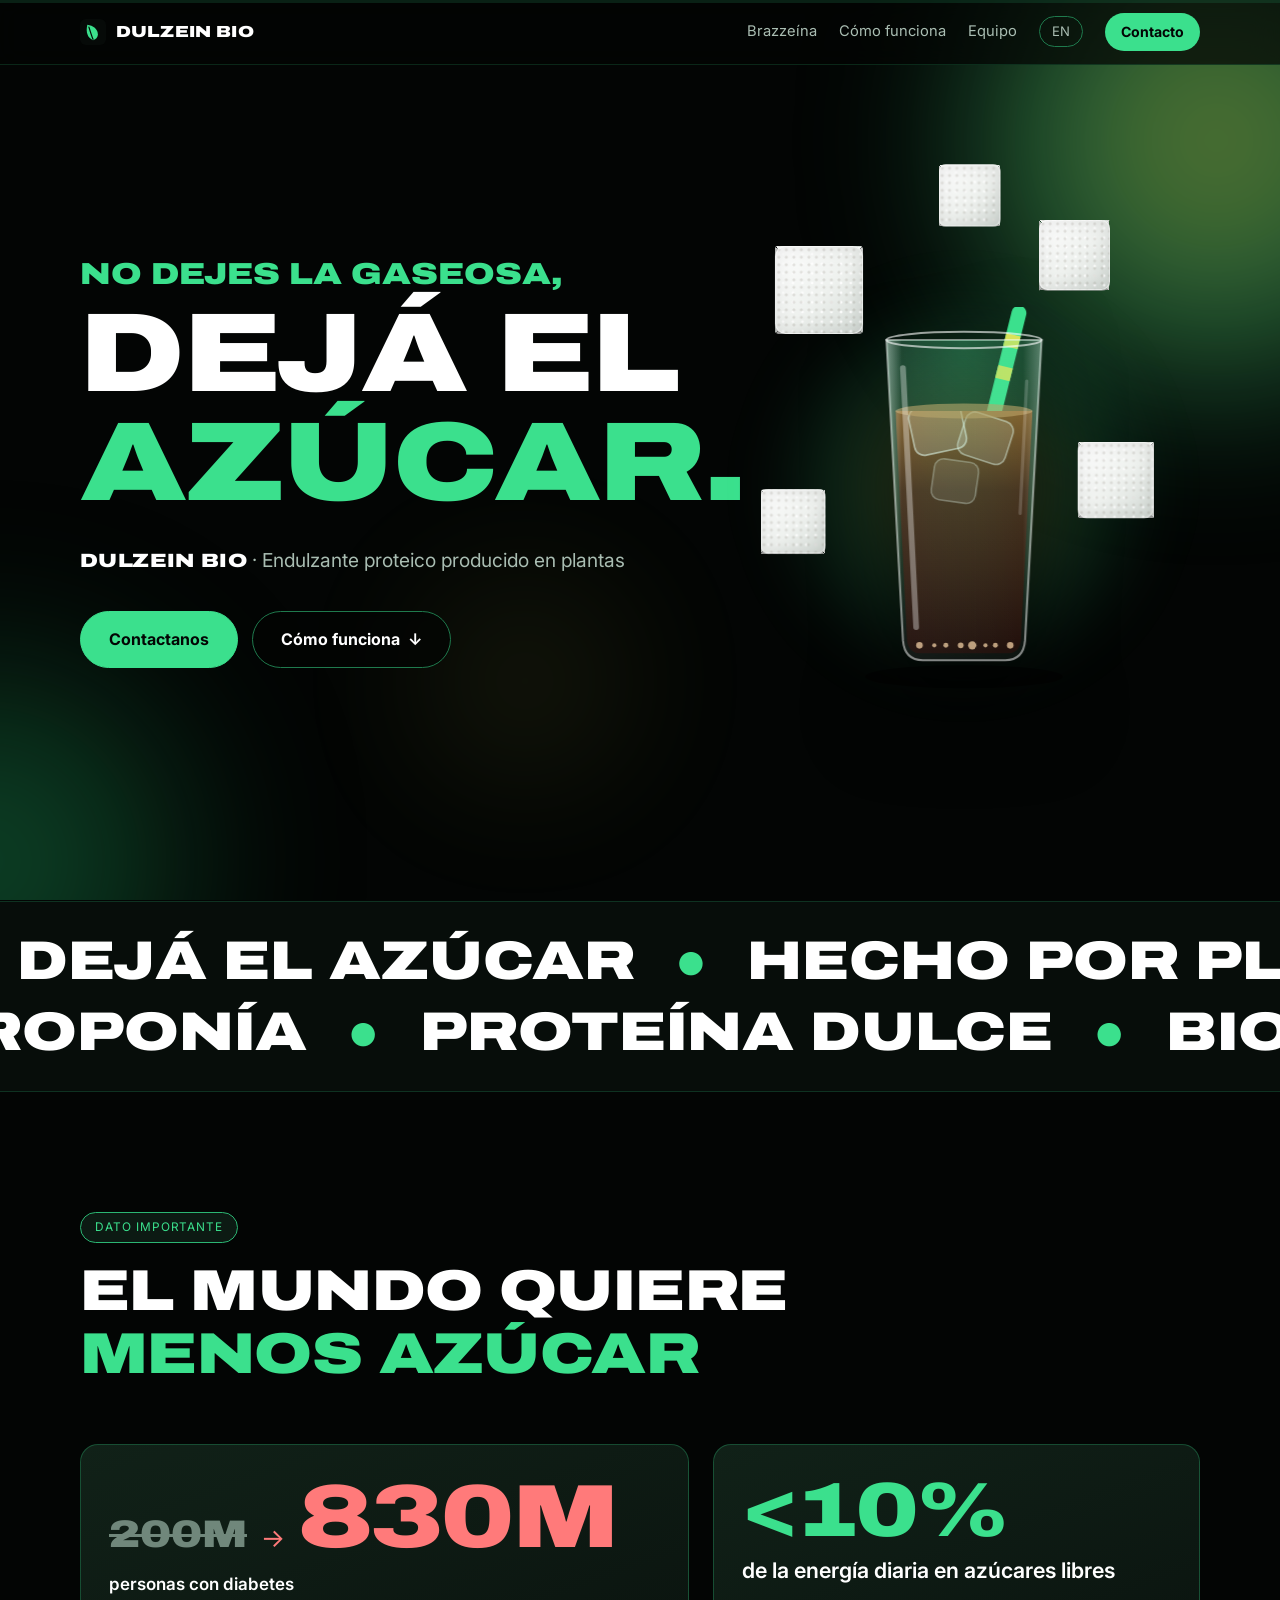
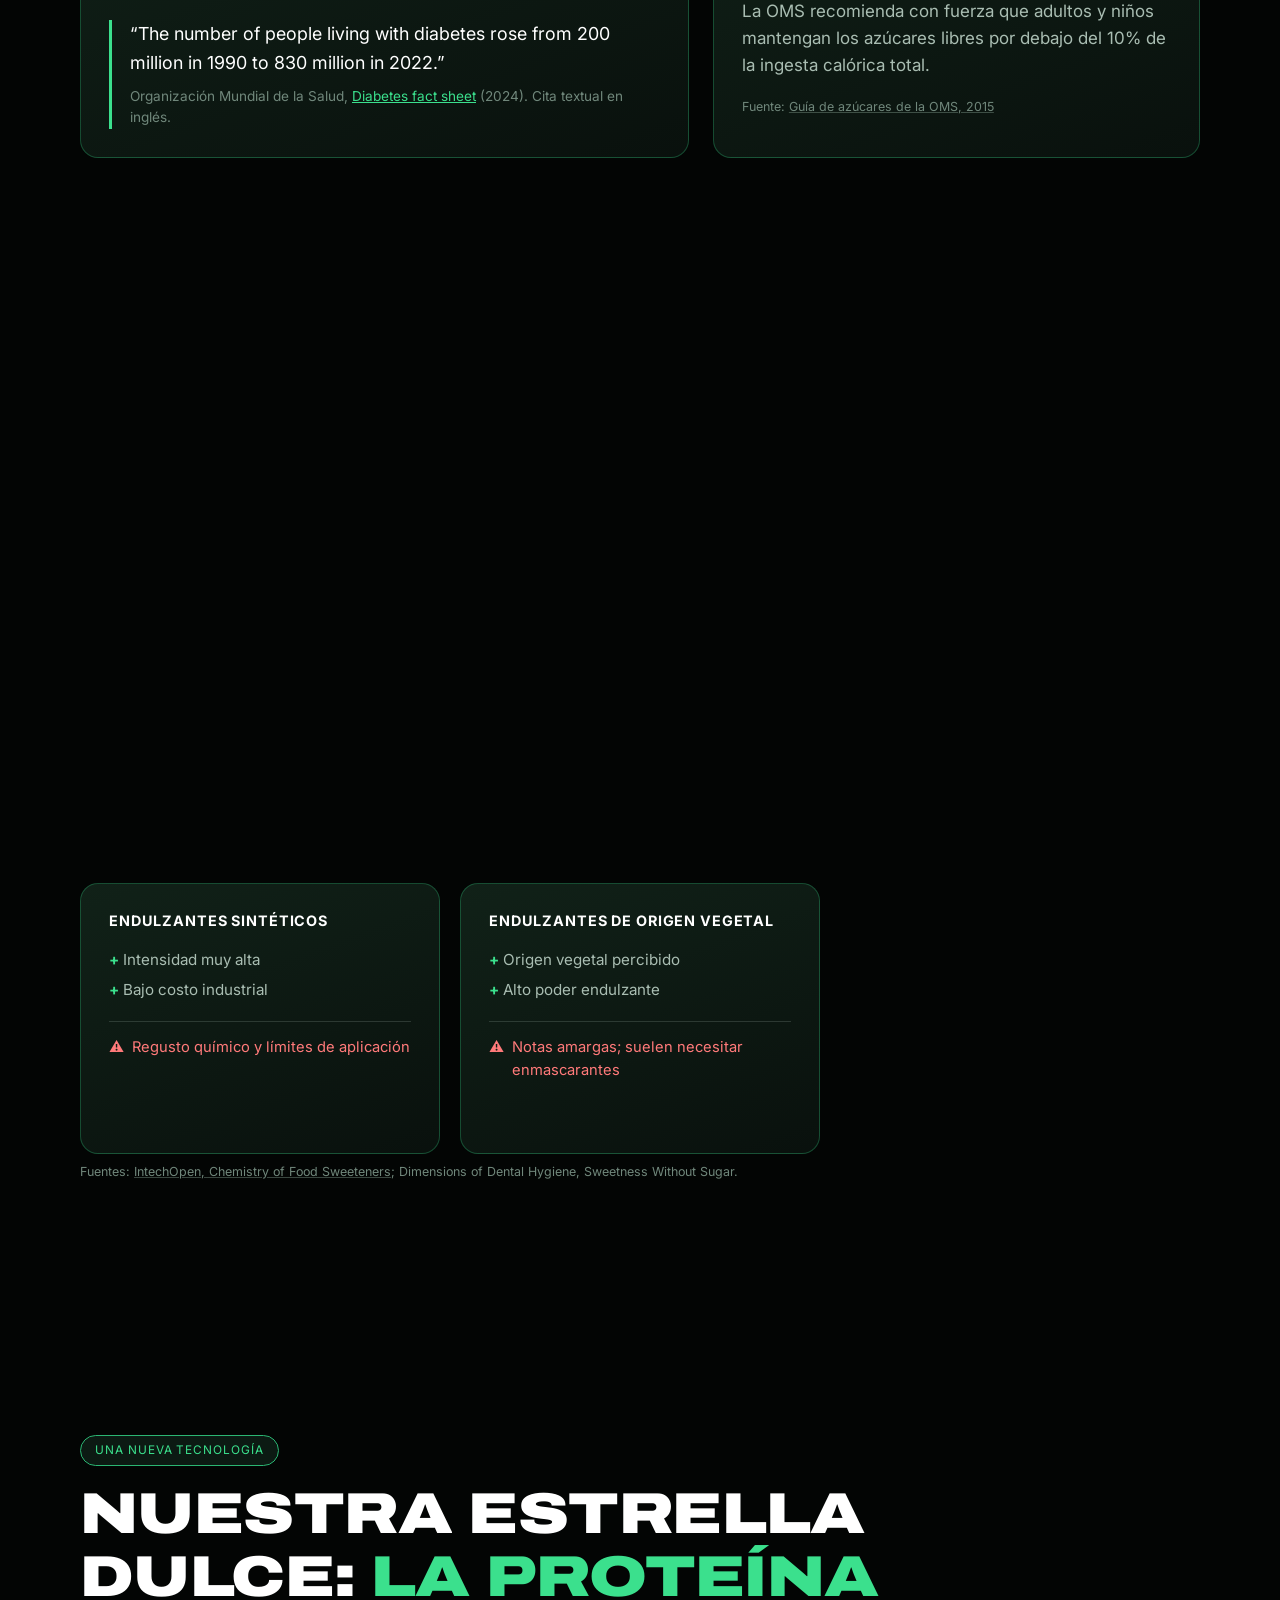
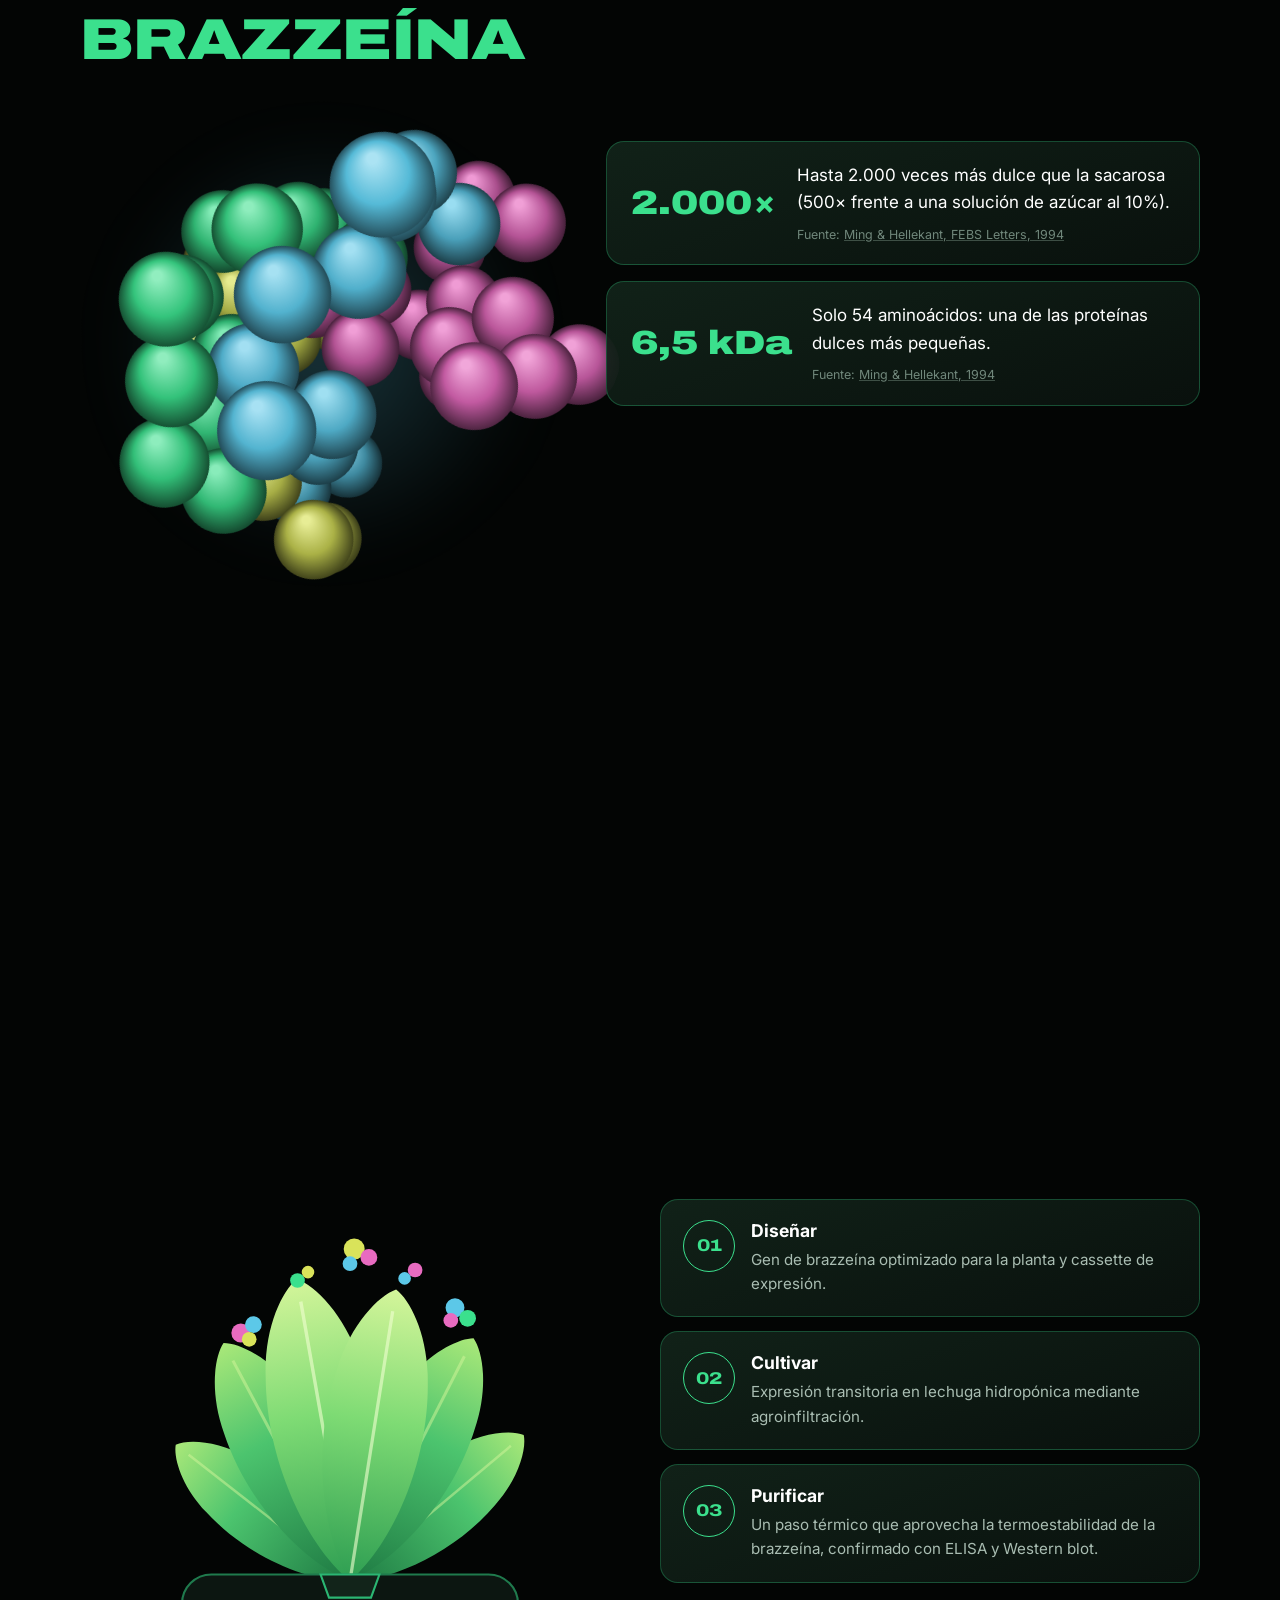
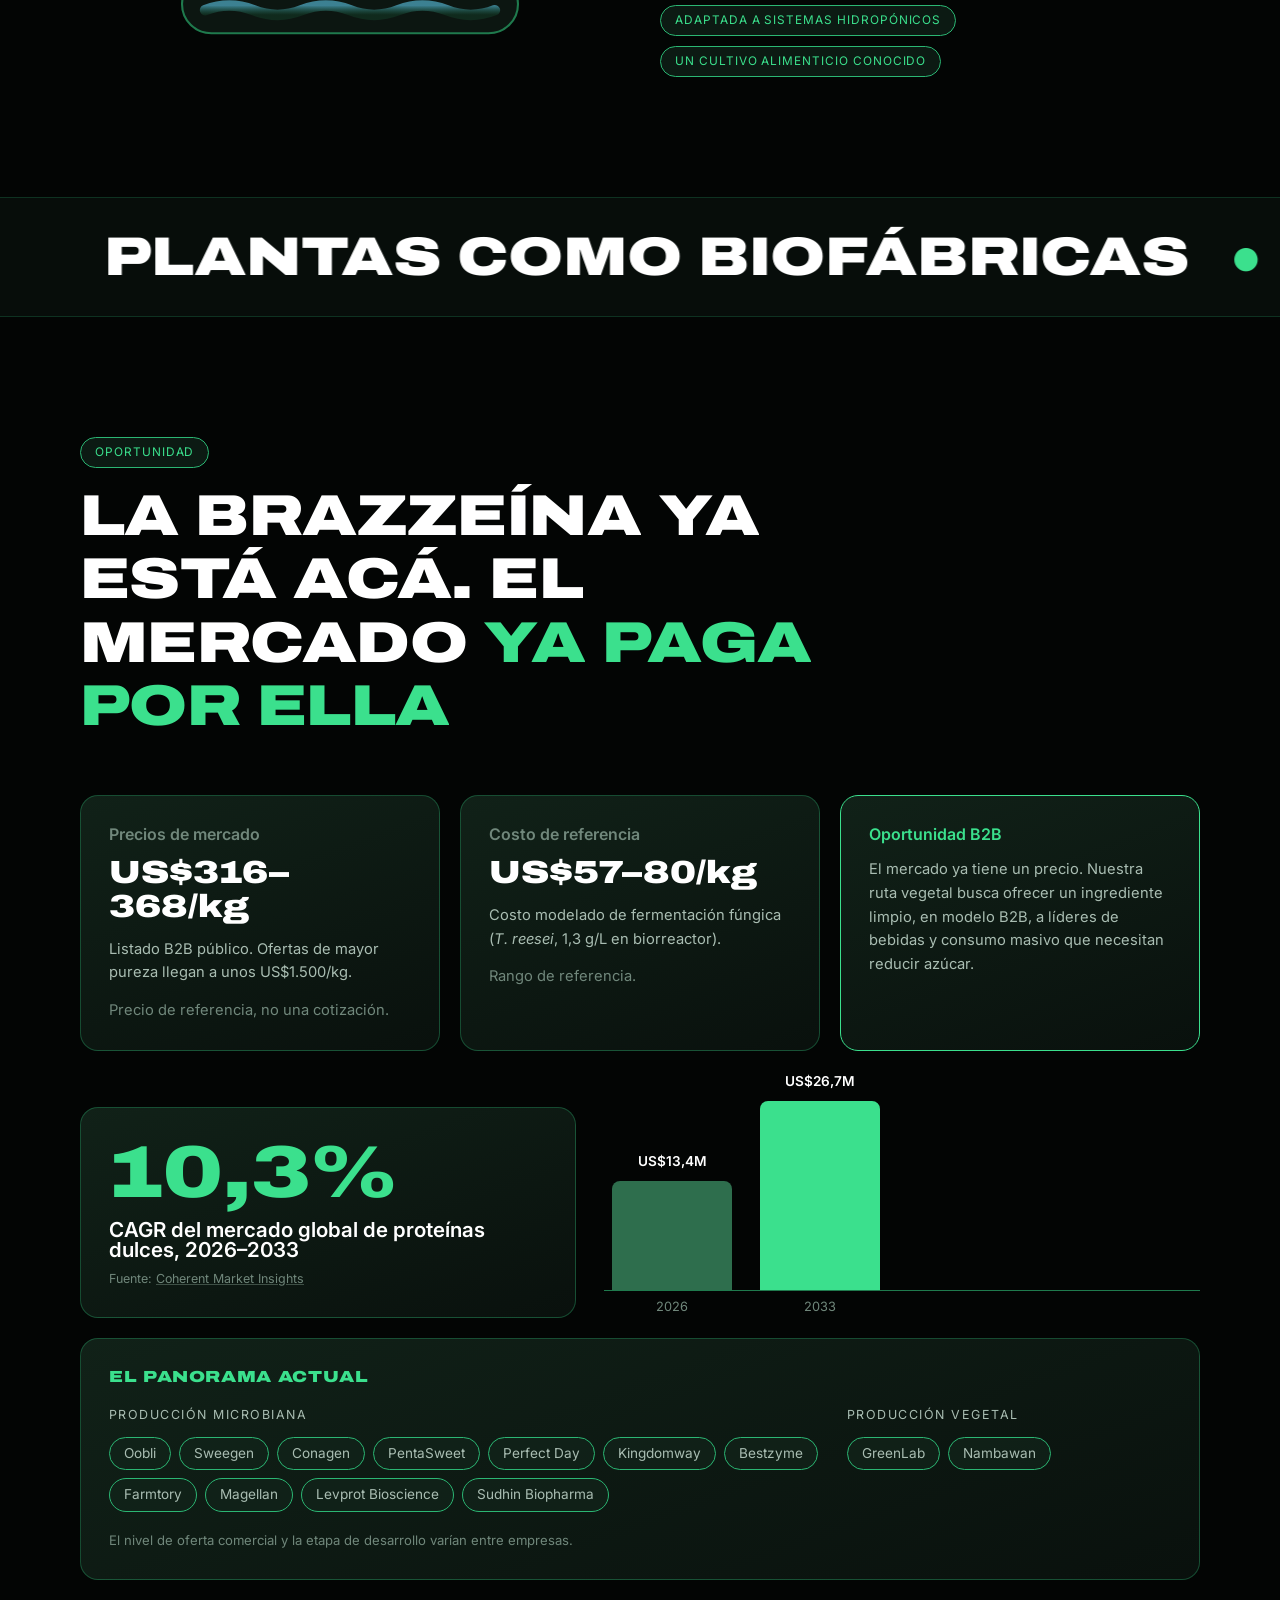
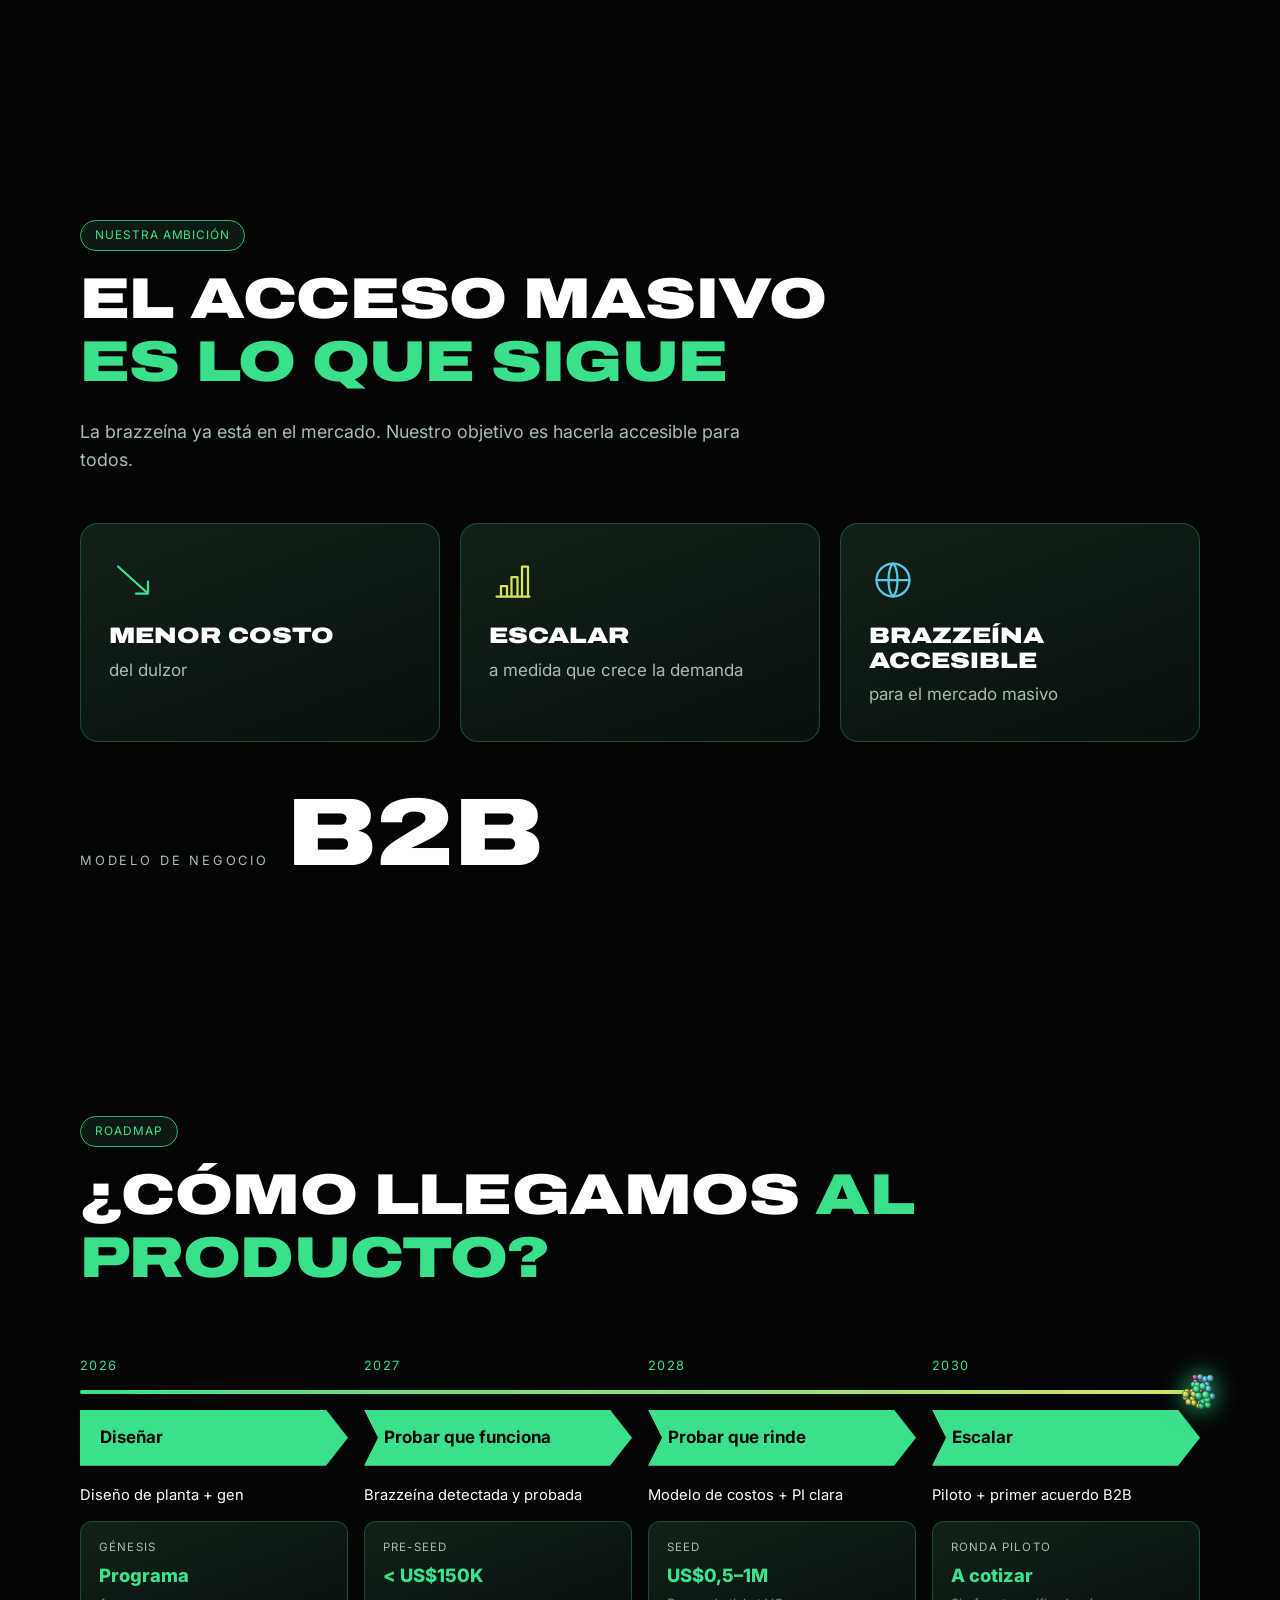
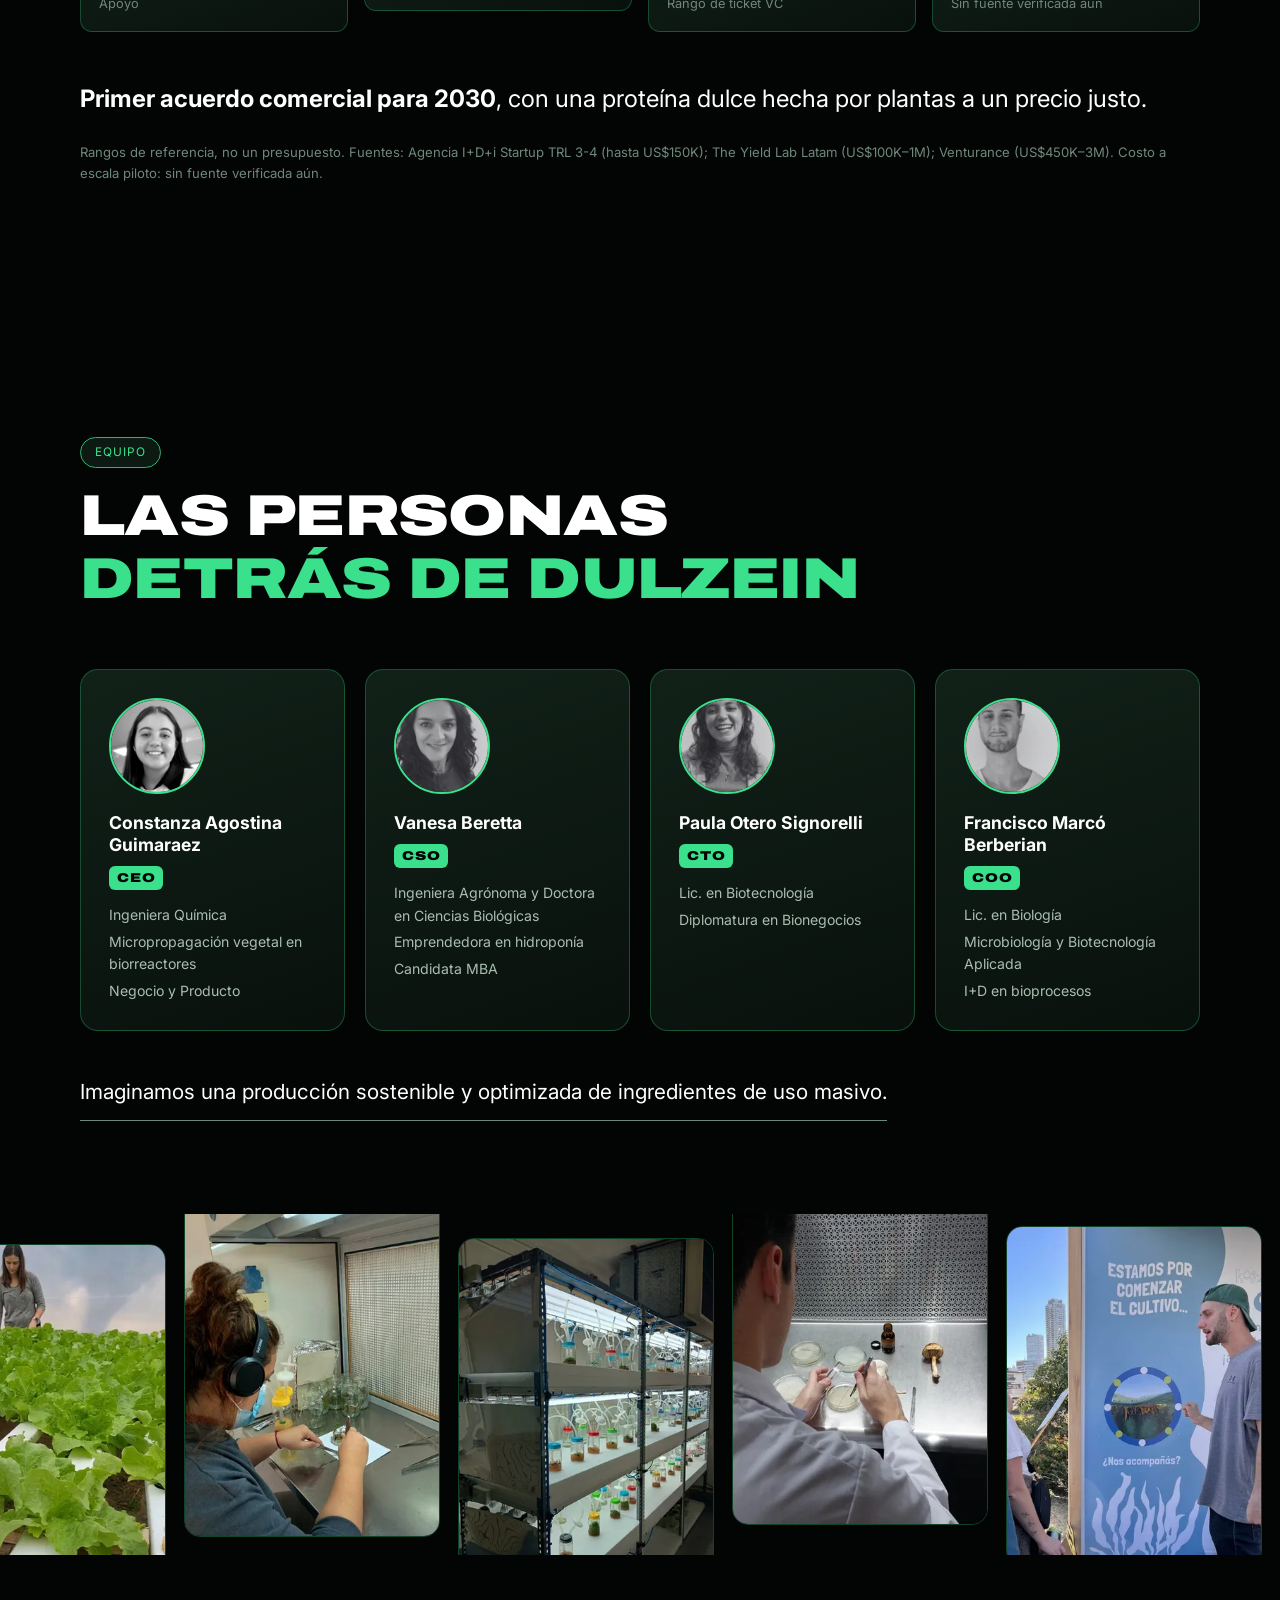
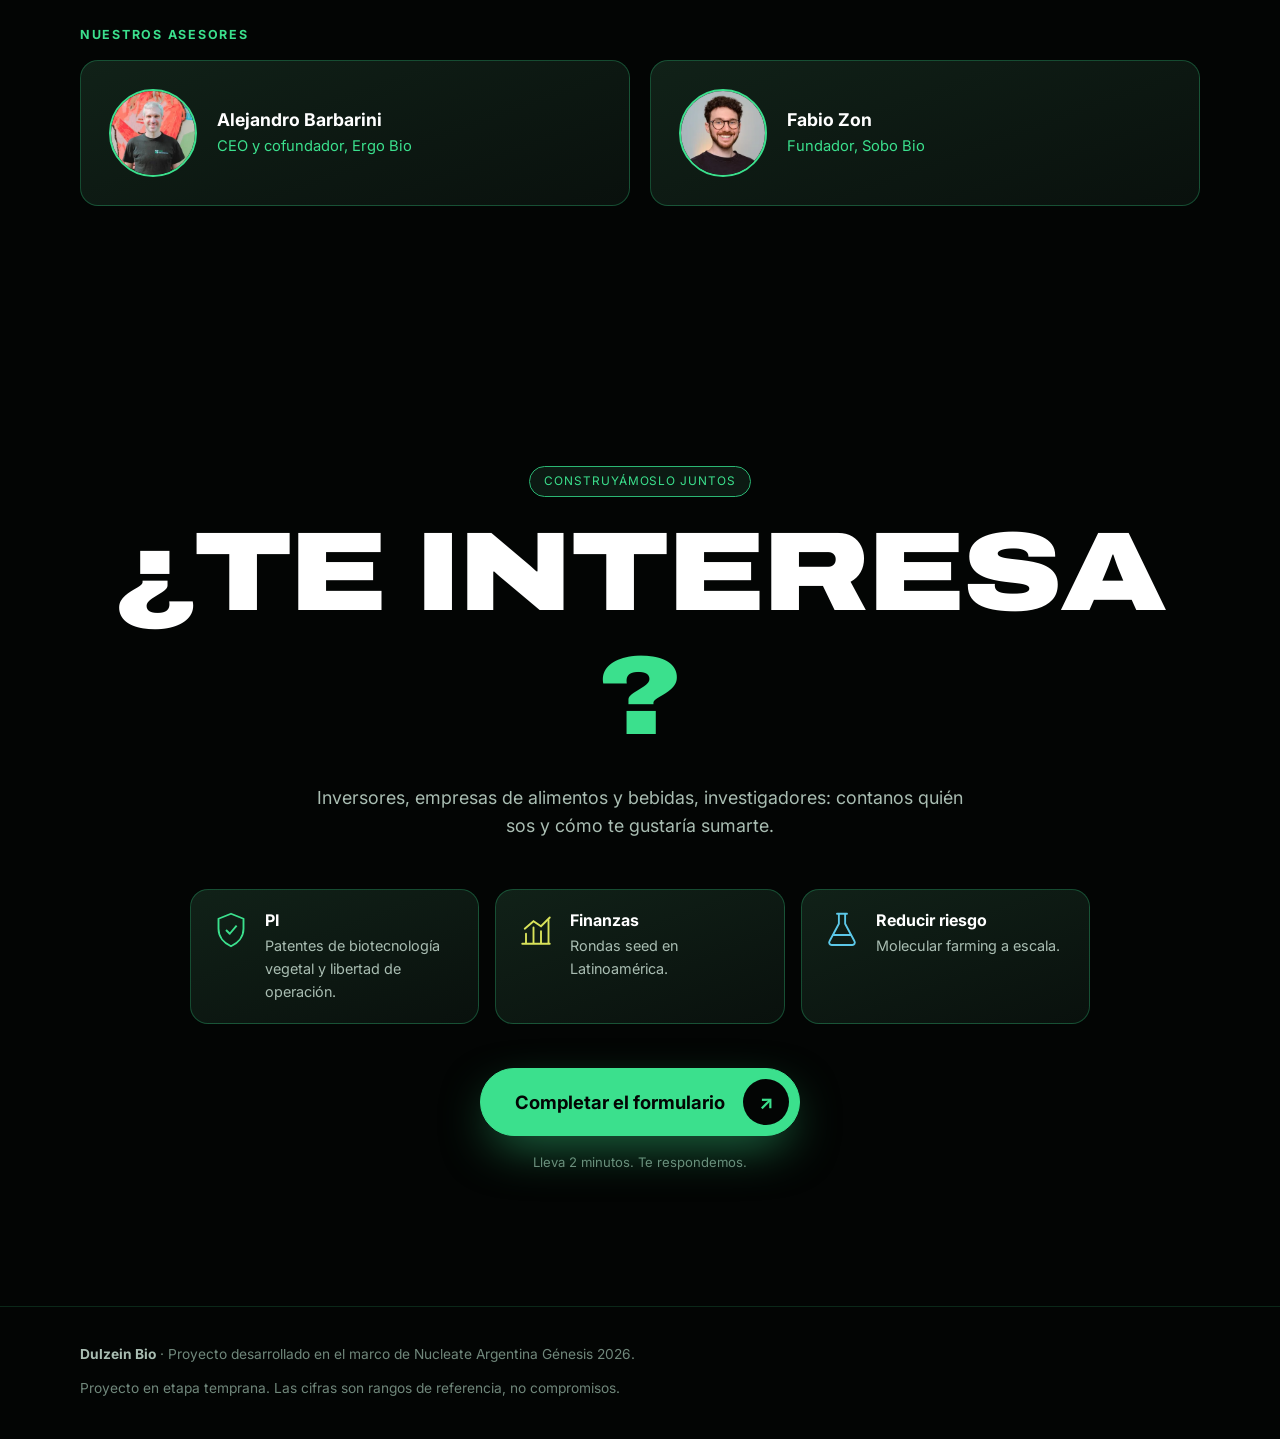
<file: es/index.html>
<!doctype html>
<html lang="es">
<head>
  <meta charset="utf-8">
  <meta name="viewport" content="width=device-width, initial-scale=1">
  <title>Dulzein Bio | Endulzante proteico producido en plantas</title>
  <meta name="description" content="No dejes la gaseosa, dejá el azúcar. Dulzein Bio produce brazzeína recombinante, una proteína naturalmente dulce, a partir de biomasa vegetal cultivada en hidroponía. Nucleate Argentina Génesis 2026.">
  <link rel="canonical" href="https://dulzein.bio/es/">
  <link rel="alternate" hreflang="en" href="https://dulzein.bio/">
  <link rel="alternate" hreflang="es" href="https://dulzein.bio/es/">
  <link rel="alternate" hreflang="x-default" href="https://dulzein.bio/">
  <meta name="theme-color" content="#030504">

  <meta property="og:type" content="website">
  <meta property="og:site_name" content="Dulzein Bio">
  <meta property="og:title" content="Dulzein Bio | No dejes la gaseosa, dejá el azúcar">
  <meta property="og:description" content="Endulzante proteico producido en plantas: brazzeína recombinante a partir de biomasa vegetal cultivada en hidroponía.">
  <meta property="og:url" content="https://dulzein.bio/es/">
  <meta property="og:image" content="https://dulzein.bio/assets/og-image.png">
  <meta property="og:image:width" content="1200">
  <meta property="og:image:height" content="630">
  <meta property="og:image:alt" content="Dulzein Bio: plant-produced protein sweetener">
  <meta property="og:locale" content="es_AR">
  <meta property="og:locale:alternate" content="en_US">
  <meta name="twitter:card" content="summary_large_image">
  <meta name="twitter:title" content="Dulzein Bio | No dejes la gaseosa, dejá el azúcar">
  <meta name="twitter:description" content="Endulzante proteico producido en plantas: brazzeína recombinante a partir de biomasa vegetal cultivada en hidroponía.">
  <meta name="twitter:image" content="https://dulzein.bio/assets/og-image.png">

  <link rel="icon" href="/assets/favicon.svg" type="image/svg+xml">
  <link rel="icon" href="/assets/favicon-32.png" sizes="32x32" type="image/png">
  <link rel="apple-touch-icon" href="/assets/apple-touch-icon.png">

  <link rel="preconnect" href="https://fonts.googleapis.com">
  <link rel="preconnect" href="https://fonts.gstatic.com" crossorigin>
  <link rel="stylesheet" href="https://fonts.googleapis.com/css2?family=Archivo:wdth,wght@125,800..900&family=Inter:wght@400;500;600;700;800&display=swap">
  <link rel="stylesheet" href="/assets/styles.css">
  <script>document.documentElement.classList.add("js")</script>
  <script src="/assets/main.js" defer></script>

</head>
<body>
  <a class="skip" href="#main">Saltar al contenido</a>
  <div class="ambient" aria-hidden="true"><i></i><i></i><i></i></div>
  <div class="cursor-glow" aria-hidden="true"></div>
  <div class="progress" aria-hidden="true"><span></span></div>

  <header class="site-header">
    <div class="wrap">
      <a class="brand" href="/es/" aria-label="Dulzein Bio, inicio">
        <img src="/assets/favicon.svg" alt="" width="26" height="26">
        <span>DULZEIN BIO</span>
      </a>
      <nav class="nav" aria-label="Principal">
        <a class="hide-sm" href="#brazzein">Brazzeína</a>
        <a class="hide-sm" href="#how">Cómo funciona</a>
        <a class="hide-sm" href="#team">Equipo</a>
        <a class="lang" href="/" hreflang="en" lang="en">EN</a>
        <a class="nav-cta" href="#interested">Contacto</a>
      </nav>
    </div>
  </header>

  <main id="main">
    <!-- ===== Hero ===== -->
    <section class="hero" data-scroll="out">
      <div class="wrap">
        <div class="hero-copy">
          <p class="pre">No dejes la gaseosa,</p>
          <h1 class="display">Dejá el <span class="g">azúcar.</span></h1>
          <p class="tagline"><strong>Dulzein Bio</strong> <span aria-hidden="true">·</span> Endulzante proteico producido en plantas</p>
          <div class="actions">
            <a class="btn" href="#interested">Contactanos</a>
            <a class="btn ghost" href="#how">Cómo funciona <span aria-hidden="true">↓</span></a>
          </div>
        </div>
        <div class="hero-art" aria-hidden="true">
          <svg class="soda" viewBox="0 0 300 470">
            <defs>
              <linearGradient id="cola" x1="0" y1="0" x2="0" y2="1"><stop offset="0" stop-color="#8A4516"/><stop offset=".3" stop-color="#43180A"/><stop offset="1" stop-color="#120502"/></linearGradient>
              <linearGradient id="glassFill" x1="0" x2="1"><stop offset="0" stop-color="#fff" stop-opacity=".5"/><stop offset=".1" stop-color="#fff" stop-opacity=".07"/><stop offset=".88" stop-color="#fff" stop-opacity=".04"/><stop offset="1" stop-color="#fff" stop-opacity=".35"/></linearGradient>
              <radialGradient id="rimLight" cx=".5" cy="0" r="1"><stop offset="0" stop-color="#3BE08D" stop-opacity=".55"/><stop offset="1" stop-color="#3BE08D" stop-opacity="0"/></radialGradient>
              <clipPath id="liquid"><path d="M67 126H233L219 404Q217 420 201 420H99Q83 420 81 404Z"/></clipPath>
            </defs>
            <ellipse cx="150" cy="448" rx="120" ry="14" fill="#000" opacity=".55"/>
            <rect x="172" y="-6" width="18" height="310" rx="9" fill="#3BE08D" transform="rotate(14 181 150)"/>
            <rect x="172" y="30" width="18" height="16" fill="#D9E35A" transform="rotate(14 181 150)"/>
            <rect x="172" y="70" width="18" height="16" fill="#D9E35A" transform="rotate(14 181 150)"/>
            <g clip-path="url(#liquid)">
              <rect x="0" y="126" width="300" height="320" fill="url(#cola)"/>
              <rect x="86" y="118" width="64" height="58" rx="12" fill="#fff" fill-opacity=".2" stroke="#fff" stroke-opacity=".55" stroke-width="2" transform="rotate(-12 118 147)"/>
              <rect x="146" y="132" width="60" height="54" rx="12" fill="#fff" fill-opacity=".16" stroke="#fff" stroke-opacity=".45" stroke-width="2" transform="rotate(18 176 159)"/>
              <rect x="112" y="186" width="54" height="50" rx="11" fill="#fff" fill-opacity=".1" stroke="#fff" stroke-opacity=".3" stroke-width="2" transform="rotate(8 139 211)"/>
              <g class="fizz" fill="#FFD9A8" fill-opacity=".7">
                <circle cx="96" cy="410" r="4" style="--d:0s"/><circle cx="128" cy="410" r="3" style="--d:.7s"/>
                <circle cx="160" cy="410" r="5" style="--d:1.3s"/><circle cx="188" cy="410" r="3" style="--d:.3s"/>
                <circle cx="206" cy="410" r="4" style="--d:1.9s"/><circle cx="114" cy="410" r="2.5" style="--d:2.4s"/>
                <circle cx="146" cy="410" r="3.5" style="--d:2.9s"/><circle cx="176" cy="410" r="2.5" style="--d:1.1s"/>
              </g>
            </g>
            <ellipse cx="150" cy="126" rx="83" ry="9" fill="#D4935A" opacity=".6"/>
            <path d="M56 40H244L224 404Q222 428 200 428H100Q78 428 76 404Z" fill="url(#glassFill)" stroke="#fff" stroke-opacity=".5" stroke-width="2.5"/>
            <path d="M56 40H244L224 404Q222 428 200 428H100Q78 428 76 404Z" fill="url(#rimLight)" opacity=".5"/>
            <ellipse cx="150" cy="40" rx="94" ry="10" fill="none" stroke="#fff" stroke-opacity=".6" stroke-width="2.5"/>
            <path d="M76 74L92 388" stroke="#fff" stroke-opacity=".35" stroke-width="7" stroke-linecap="round"/>
            <path d="M226 90L218 250" stroke="#fff" stroke-opacity=".18" stroke-width="4" stroke-linecap="round"/>
          </svg>
          <div class="drop" style="--x:2%;--y:4%;--s:clamp(48px,6.4vw,88px);--fall:620px;--dx:-160px;--spin:-190deg;--t:.1s"><div class="scube" style="--rx:-22deg;--ry:34deg;--dur:16s"><i></i><i></i><i></i><i></i><i></i><i></i></div></div>
          <div class="drop" style="--x:70%;--y:-2%;--s:clamp(40px,5.2vw,72px);--fall:700px;--dx:180px;--spin:220deg;--t:.3s"><div class="scube" style="--rx:30deg;--ry:-28deg;--dur:13s"><i></i><i></i><i></i><i></i><i></i><i></i></div></div>
          <div class="drop" style="--x:44%;--y:-14%;--s:clamp(36px,4.6vw,64px);--fall:820px;--dx:40px;--spin:160deg;--t:.5s"><div class="scube" style="--rx:-40deg;--ry:12deg;--dur:11s"><i></i><i></i><i></i><i></i><i></i><i></i></div></div>
          <div class="drop" style="--x:80%;--y:46%;--s:clamp(44px,5.6vw,78px);--fall:560px;--dx:220px;--spin:-140deg;--t:.7s"><div class="scube" style="--rx:16deg;--ry:52deg;--dur:15s"><i></i><i></i><i></i><i></i><i></i><i></i></div></div>
          <div class="drop" style="--x:-2%;--y:56%;--s:clamp(38px,4.8vw,66px);--fall:600px;--dx:-200px;--spin:200deg;--t:.9s"><div class="scube" style="--rx:-12deg;--ry:-40deg;--dur:12s"><i></i><i></i><i></i><i></i><i></i><i></i></div></div>
        </div>
      </div>
    </section>

    <div class="marquee" data-scroll aria-hidden="true">
      <div class="row" style="--dir:-1"><span>No dejes la gaseosa</span><i>●</i><span>Dejá el azúcar</span><i>●</i><span>Hecho por plantas</span><i>●</i><span>Brazzeína</span><i>●</i><span>No dejes la gaseosa</span><i>●</i><span>Dejá el azúcar</span></div>
      <div class="row" style="--dir:1"><span>Sabor limpio</span><i>●</i><span>Hidroponía</span><i>●</i><span>Proteína dulce</span><i>●</i><span>Biofábrica vegetal</span><i>●</i><span>Sabor limpio</span><i>●</i><span>Hidroponía</span></div>
    </div>

    <!-- ===== Problem ===== -->
    <section id="problem">
      <div class="wrap">
        <span class="pill tag" data-reveal>Dato importante</span>
        <h2 data-split>El mundo quiere <span class="g">menos azúcar</span></h2>
        <div class="problem-grid">
          <div class="card tilt" data-reveal="left">
            <div class="score" aria-label="Personas con diabetes: 200 millones en 1990, 830 millones en 2022">
              <span class="from">200M</span><span class="arrow" aria-hidden="true">→</span>
              <span class="to"><span data-count="830" data-from="200">830</span>M</span>
              <span class="unit">personas con diabetes</span>
            </div>
            <blockquote>
              “The number of people living with diabetes rose from 200 million in 1990 to 830 million in 2022.”
              <footer>Organización Mundial de la Salud, <a href="https://www.who.int/news-room/fact-sheets/detail/diabetes" rel="noopener">Diabetes fact sheet</a> (2024). Cita textual en inglés.</footer>
            </blockquote>
          </div>
          <div class="card tilt" data-reveal="right" style="--d:1">
            <div class="big">&lt;10%<small>de la energía diaria en azúcares libres</small></div>
            <p>La OMS recomienda con fuerza que adultos y niños mantengan los azúcares libres por debajo del 10% de la ingesta calórica total.</p>
            <span class="src">Fuente: <a href="https://www.ncbi.nlm.nih.gov/books/NBK285538/" rel="noopener">Guía de azúcares de la OMS, 2015</a></span>
          </div>
        </div>
        <p class="subhead" data-reveal>Reducir azúcar <em>sin perder</em> la experiencia del producto.</p>
        <p class="lead" data-reveal>Una oportunidad: <span class="g">usar plantas como biofábricas de ingredientes nutricionales.</span></p>
      </div>
    </section>

    <!-- ===== Alternatives ===== -->
    <section id="alternatives">
      <div class="wrap">
        <span class="pill tag" data-reveal>Puntos de diferencia</span>
        <h2 data-split>Las alternativas actuales <span class="g">no alcanzan</span></h2>
        <div class="alts">
          <article class="card alt tilt" data-reveal style="--d:0">
            <h3>Endulzantes sintéticos</h3>
            <ul><li>Intensidad muy alta</li><li>Bajo costo industrial</li></ul>
            <p class="con"><span aria-hidden="true">⚠</span> Regusto químico y límites de aplicación</p>
          </article>
          <article class="card alt tilt" data-reveal style="--d:1">
            <h3>Endulzantes de origen vegetal</h3>
            <ul><li>Origen vegetal percibido</li><li>Alto poder endulzante</li></ul>
            <p class="con"><span aria-hidden="true">⚠</span> Notas amargas; suelen necesitar enmascarantes</p>
          </article>
          <article class="card alt win tilt" data-reveal="pop" style="--d:2">
            <span class="badge">Nuestra elección</span>
            <h3>Proteínas dulces</h3>
            <ul><li>Intensidad extrema</li><li>Sabor limpio, parecido al azúcar</li></ul>
            <p class="con"><span aria-hidden="true">⊕</span> Necesitan una ruta de producción nueva y escalable</p>
          </article>
        </div>
        <p class="src sources-line" data-reveal>Fuentes: <a href="https://www.intechopen.com/chapters/89364" rel="noopener">IntechOpen, Chemistry of Food Sweeteners</a>; Dimensions of Dental Hygiene, Sweetness Without Sugar.</p>
      </div>
    </section>

    <!-- ===== Brazzein ===== -->
    <section id="brazzein">
      <div class="wrap">
        <span class="pill tag" data-reveal>Una nueva tecnología</span>
        <h2 data-split>Nuestra estrella dulce: <span class="g">la proteína brazzeína</span></h2>
        <div class="brz">
          <div class="brz-mol" data-scroll>
            <canvas class="molecule" data-start="2.2" role="img" aria-label="Modelo 3D de brazzeína"></canvas>
          </div>
          <div class="stats">
            <div class="card stat tilt" data-reveal="right" style="--d:0">
              <div class="num"><span data-count="2000" data-from="1" data-sep=".">2.000</span>×</div>
              <p>Hasta 2.000 veces más dulce que la sacarosa (500× frente a una solución de azúcar al 10%).<span class="src">Fuente: <a href="https://pubmed.ncbi.nlm.nih.gov/7957951/" rel="noopener">Ming &amp; Hellekant, FEBS Letters, 1994</a></span></p>
            </div>
            <div class="card stat tilt" data-reveal="right" style="--d:1">
              <div class="num">6,5&nbsp;kDa</div>
              <p>Solo <span data-count="54">54</span> aminoácidos: una de las proteínas dulces más pequeñas.<span class="src">Fuente: <a href="https://pubmed.ncbi.nlm.nih.gov/7957951/" rel="noopener">Ming &amp; Hellekant, 1994</a></span></p>
            </div>
            <div class="card stat tilt" data-reveal="right" style="--d:2">
              <div class="num"><span data-count="98">98</span>&nbsp;°C</div>
              <p>Siguió muy dulce tras 2 horas a 98&nbsp;°C, en pruebas de sabor de pH 2 a&nbsp;8.<span class="src">Fuente: <a href="https://patents.google.com/patent/US5346998" rel="noopener">US Patent 5,346,998</a></span></p>
            </div>
          </div>
        </div>
        <p class="punch" data-reveal>La pregunta no es si funciona. <span class="g">La pregunta es cómo producirla de forma competitiva.</span></p>
      </div>
    </section>

    <!-- ===== How it works ===== -->
    <section id="how">
      <div class="wrap">
        <span class="pill tag" data-reveal>Nuevo paradigma biotecnológico</span>
        <h2 data-split><i>Lactuca sativa</i>: <span class="g">una lechuga biofábrica</span></h2>
        <div class="farm" data-scroll>
          <svg class="lettuce" viewBox="0 0 400 440" role="img" aria-label="Una lechuga crece en un canal hidropónico y libera moléculas de brazzeína">
            <defs>
              <linearGradient id="leafA" x1="0" y1="1" x2="0" y2="0"><stop offset="0" stop-color="#1E7A43"/><stop offset=".6" stop-color="#4CC46E"/><stop offset="1" stop-color="#A9E879"/></linearGradient>
              <linearGradient id="leafB" x1="0" y1="1" x2="0" y2="0"><stop offset="0" stop-color="#2E9E52"/><stop offset=".55" stop-color="#7EDB74"/><stop offset="1" stop-color="#D4F59A"/></linearGradient>
              <linearGradient id="water" x1="0" y1="0" x2="0" y2="1"><stop offset="0" stop-color="#5CC8E8" stop-opacity=".6"/><stop offset="1" stop-color="#1F7A4D" stop-opacity=".2"/></linearGradient>
              <path id="leaf" d="M0 0C-34-40-54-120-42-190-36-232-15-262 0-270 15-262 36-232 42-190 54-120 34-40 0 0Z"/>
            </defs>
            <g transform="translate(200 356) rotate(-52) scale(.78)"><g class="leaf" style="--d:0"><use href="#leaf" fill="url(#leafA)"/><path d="M0-6V-250" stroke="#D4F59A" stroke-opacity=".5" stroke-width="3"/></g></g>
            <g transform="translate(200 356) rotate(50) scale(.8)"><g class="leaf" style="--d:0"><use href="#leaf" fill="url(#leafA)"/><path d="M0-6V-250" stroke="#D4F59A" stroke-opacity=".5" stroke-width="3"/></g></g>
            <g transform="translate(200 356) rotate(-28) scale(.95)"><g class="leaf" style="--d:1"><use href="#leaf" fill="url(#leafA)"/><path d="M0-6V-250" stroke="#D4F59A" stroke-opacity=".5" stroke-width="3"/></g></g>
            <g transform="translate(200 356) rotate(27) scale(.96)"><g class="leaf" style="--d:1"><use href="#leaf" fill="url(#leafA)"/><path d="M0-6V-250" stroke="#D4F59A" stroke-opacity=".5" stroke-width="3"/></g></g>
            <g transform="translate(200 356) rotate(-10) scale(1.08)"><g class="leaf" style="--d:2"><use href="#leaf" fill="url(#leafB)"/><path d="M0-6V-250" stroke="#F0FFD0" stroke-opacity=".6" stroke-width="3"/></g></g>
            <g transform="translate(200 356) rotate(9) scale(1.04)"><g class="leaf" style="--d:2.4"><use href="#leaf" fill="url(#leafB)"/><path d="M0-6V-250" stroke="#F0FFD0" stroke-opacity=".6" stroke-width="3"/></g></g>
            <rect x="40" y="350" width="320" height="56" rx="28" fill="#0C1611" stroke="#1F7A4D" stroke-width="2"/>
            <path d="M62 384q23-9 46 0t46 0 46 0 46 0 46 0 46 0" fill="none" stroke="url(#water)" stroke-width="10" stroke-linecap="round"/>
            <path d="M172 350h56l-8 22h-40z" fill="#12241A" stroke="#2BB673" stroke-width="2"/>
            <g class="bubble" style="--d:0"><circle cx="96" cy="120" r="9" fill="#E86BC0"/><circle cx="108" cy="112" r="8" fill="#5CC8E8"/><circle cx="104" cy="126" r="7" fill="#D9E35A"/></g>
            <g class="bubble" style="--d:1"><circle cx="300" cy="96" r="9" fill="#5CC8E8"/><circle cx="312" cy="106" r="8" fill="#3BE08D"/><circle cx="296" cy="108" r="7" fill="#E86BC0"/></g>
            <g class="bubble" style="--d:2"><circle cx="204" cy="40" r="10" fill="#D9E35A"/><circle cx="218" cy="48" r="8" fill="#E86BC0"/><circle cx="200" cy="54" r="7" fill="#5CC8E8"/></g>
            <g class="bubble" style="--d:3"><circle cx="150" cy="70" r="7" fill="#3BE08D"/><circle cx="160" cy="62" r="6" fill="#D9E35A"/></g>
            <g class="bubble" style="--d:3.5"><circle cx="262" cy="60" r="7" fill="#E86BC0"/><circle cx="252" cy="68" r="6" fill="#5CC8E8"/></g>
          </svg>
          <div>
            <ol class="steps">
              <li class="card step tilt" data-reveal style="--d:0"><div><h3>Diseñar</h3><p>Gen de brazzeína optimizado para la planta y cassette de expresión.</p></div></li>
              <li class="card step tilt" data-reveal style="--d:1"><div><h3>Cultivar</h3><p>Expresión transitoria en lechuga hidropónica mediante agroinfiltración.</p></div></li>
              <li class="card step tilt" data-reveal style="--d:2"><div><h3>Purificar</h3><p>Un paso térmico que aprovecha la termoestabilidad de la brazzeína, confirmado con ELISA y Western blot.</p></div></li>
            </ol>
            <div class="chips" data-reveal style="--d:3">
              <span class="pill">Adaptada a sistemas hidropónicos</span>
              <span class="pill">Un cultivo alimenticio conocido</span>
            </div>
          </div>
        </div>
      </div>
    </section>

    <div class="marquee" data-scroll aria-hidden="true">
      <div class="row" style="--dir:1"><span>Plantas como biofábricas</span><i>●</i><span>Brazzeína recombinante</span><i>●</i><span>Precio justo</span><i>●</i><span>Plantas como biofábricas</span><i>●</i><span>Brazzeína recombinante</span></div>
    </div>

    <!-- ===== Market ===== -->
    <section id="market">
      <div class="wrap">
        <span class="pill tag" data-reveal>Oportunidad</span>
        <h2 data-split>La brazzeína ya está acá. El mercado <span class="g">ya paga por ella</span></h2>
        <div class="market">
          <div class="card price tilt" data-reveal style="--d:0">
            <h3>Precios de mercado</h3>
            <div class="num">US$316–368/kg</div>
            <p>Listado B2B público. Ofertas de mayor pureza llegan a unos US$1.500/kg.</p>
            <p class="small">Precio de referencia, no una cotización.</p>
          </div>
          <div class="card price tilt" data-reveal style="--d:1">
            <h3>Costo de referencia</h3>
            <div class="num">US$57–80/kg</div>
            <p>Costo modelado de fermentación fúngica (<i>T. reesei</i>, 1,3 g/L en biorreactor).</p>
            <p class="small">Rango de referencia.</p>
          </div>
          <div class="card price hi tilt" data-reveal style="--d:2">
            <h3>Oportunidad B2B</h3>
            <p>El mercado ya tiene un precio. Nuestra ruta vegetal busca ofrecer un ingrediente limpio, en modelo B2B, a líderes de bebidas y consumo masivo que necesitan reducir azúcar.</p>
          </div>
        </div>
        <div class="growth">
          <div class="card cagr tilt" data-reveal="left">
            <div class="big"><span data-count="10.3" data-decimals="1" data-sep=".">10,3</span>%<small>CAGR del mercado global de proteínas dulces, 2026–2033</small></div>
            <span class="src">Fuente: <a href="https://www.coherentmarketinsights.com/industry-reports/proteins-sugar-market" rel="noopener">Coherent Market Insights</a></span>
          </div>
          <div data-reveal="right">
            <div class="bars" data-reveal role="img" aria-label="Mercado de proteínas dulces: US$13,4 millones en 2026, US$26,7 millones en 2033">
              <div>US$13,4M<b></b></div>
              <div>US$26,7M<b></b></div>
            </div>
            <div class="bars-x" aria-hidden="true"><span>2026</span><span>2033</span></div>
          </div>
        </div>
        <div class="card landscape" data-reveal>
          <h3>El panorama actual</h3>
          <div class="land-cols">
            <div><p class="k">Producción microbiana</p><div class="chips"><span class="pill plain">Oobli</span><span class="pill plain">Sweegen</span><span class="pill plain">Conagen</span><span class="pill plain">PentaSweet</span><span class="pill plain">Perfect Day</span><span class="pill plain">Kingdomway</span><span class="pill plain">Bestzyme</span><span class="pill plain">Farmtory</span><span class="pill plain">Magellan</span><span class="pill plain">Levprot Bioscience</span><span class="pill plain">Sudhin Biopharma</span></div></div>
            <div><p class="k">Producción vegetal</p><div class="chips"><span class="pill plain">GreenLab</span><span class="pill plain">Nambawan</span></div></div>
          </div>
          <p class="small">El nivel de oferta comercial y la etapa de desarrollo varían entre empresas.</p>
        </div>
      </div>
    </section>

    <!-- ===== Ambition ===== -->
    <section id="ambition">
      <div class="wrap">
        <span class="pill tag" data-reveal>Nuestra ambición</span>
        <h2 data-split>El acceso masivo <span class="g">es lo que sigue</span></h2>
        <p class="lead" data-reveal>La brazzeína ya está en el mercado. Nuestro objetivo es hacerla accesible para todos.</p>
        <div class="amb-grid">
          <div class="card amb tilt" data-reveal="pop" style="--d:0"><svg viewBox="0 0 64 64" fill="none" stroke="#3BE08D" stroke-width="3" stroke-linecap="round" stroke-linejoin="round" aria-hidden="true"><path d="M12 14l40 36M52 50H36M52 50V34"/></svg><h3>Menor costo</h3><p>del dulzor</p></div>
          <div class="card amb tilt" data-reveal="pop" style="--d:1"><svg viewBox="0 0 64 64" fill="none" stroke="#D9E35A" stroke-width="3" stroke-linecap="round" stroke-linejoin="round" aria-hidden="true"><path d="M10 54h44"/><path d="M16 54V40h8v14M30 54V28h8v26M44 54V14h8v40"/></svg><h3>Escalar</h3><p>a medida que crece la demanda</p></div>
          <div class="card amb tilt" data-reveal="pop" style="--d:2"><svg viewBox="0 0 64 64" fill="none" stroke="#5CC8E8" stroke-width="3" stroke-linecap="round" stroke-linejoin="round" aria-hidden="true"><circle cx="32" cy="32" r="22"/><path d="M10 32h44M32 10c8 8 8 36 0 44M32 10c-8 8-8 36 0 44"/></svg><h3>Brazzeína accesible</h3><p>para el mercado masivo</p></div>
        </div>
        <p class="model" data-reveal><span>Modelo de negocio</span><strong>B2B</strong></p>
      </div>
    </section>

    <!-- ===== Roadmap ===== -->
    <section id="roadmap">
      <div class="wrap">
        <span class="pill tag" data-reveal>Roadmap</span>
        <h2 data-split>¿Cómo llegamos <span class="g">al producto?</span></h2>
        <div class="road" data-scroll="track">
          <div class="road-track" aria-hidden="true"><b></b></div>
          <div class="player" aria-hidden="true"><canvas class="molecule" data-start="1"></canvas></div>
          <ol class="stages">
            <li class="stage">
              <div class="when">2026</div>
              <div class="arrow">Diseñar</div>
              <p class="what">Diseño de planta + gen</p>
              <div class="card fund"><div class="k">Génesis</div><div class="v">Programa</div><div class="n">Apoyo</div></div>
            </li>
            <li class="stage">
              <div class="when">2027</div>
              <div class="arrow">Probar que funciona</div>
              <p class="what">Brazzeína detectada y probada</p>
              <div class="card fund"><div class="k">Pre-seed</div><div class="v">&lt; US$150K</div></div>
            </li>
            <li class="stage">
              <div class="when">2028</div>
              <div class="arrow">Probar que rinde</div>
              <p class="what">Modelo de costos + PI clara</p>
              <div class="card fund"><div class="k">Seed</div><div class="v">US$0,5–1M</div><div class="n">Rango de ticket VC</div></div>
            </li>
            <li class="stage">
              <div class="when">2030</div>
              <div class="arrow">Escalar</div>
              <p class="what">Piloto + primer acuerdo B2B</p>
              <div class="card fund"><div class="k">Ronda piloto</div><div class="v">A cotizar</div><div class="n">Sin fuente verificada aún</div></div>
            </li>
          </ol>
        </div>
        <p class="closing" data-reveal><strong>Primer acuerdo comercial para 2030</strong>, con una proteína dulce hecha por plantas a un precio justo.</p>
        <p class="small" data-reveal>Rangos de referencia, no un presupuesto. Fuentes: Agencia I+D+i Startup TRL 3-4 (hasta US$150K); The Yield Lab Latam (US$100K–1M); Venturance (US$450K–3M). Costo a escala piloto: sin fuente verificada aún.</p>
      </div>
    </section>

    <!-- ===== Team ===== -->
    <section id="team">
      <div class="wrap">
        <span class="pill tag" data-reveal>Equipo</span>
        <h2 data-split>Las personas <span class="g">detrás de Dulzein</span></h2>
        <ul class="team">
          <li class="card member tilt" data-reveal style="--d:0">
            <img class="photo" src="/assets/img/team-constanza.webp" alt="" width="96" height="96" loading="lazy" decoding="async">
            <h3>Constanza Agostina Guimaraez</h3>
            <span class="role">CEO</span>
            <ul><li>Ingeniera Química</li><li>Micropropagación vegetal en biorreactores</li><li>Negocio y Producto</li></ul>
          </li>
          <li class="card member tilt" data-reveal style="--d:1">
            <img class="photo" src="/assets/img/team-vanesa.webp" alt="" width="96" height="96" loading="lazy" decoding="async">
            <h3>Vanesa Beretta</h3>
            <span class="role">CSO</span>
            <ul><li>Ingeniera Agrónoma y Doctora en Ciencias Biológicas</li><li>Emprendedora en hidroponía</li><li>Candidata MBA</li></ul>
          </li>
          <li class="card member tilt" data-reveal style="--d:2">
            <img class="photo" src="/assets/img/team-paula.webp" alt="" width="96" height="96" loading="lazy" decoding="async">
            <h3>Paula Otero Signorelli</h3>
            <span class="role">CTO</span>
            <ul><li>Lic. en Biotecnología</li><li>Diplomatura en Bionegocios</li></ul>
          </li>
          <li class="card member tilt" data-reveal style="--d:3">
            <img class="photo" src="/assets/img/team-francisco.webp" alt="" width="96" height="96" loading="lazy" decoding="async">
            <h3>Francisco Marcó Berberian</h3>
            <span class="role">COO</span>
            <ul><li>Lic. en Biología</li><li>Microbiología y Biotecnología Aplicada</li><li>I+D en bioprocesos</li></ul>
          </li>
        </ul>
        <p class="vision" data-reveal>Imaginamos una producción sostenible y optimizada de ingredientes de uso masivo.</p>
      </div>

      <div class="gallery" data-scroll>
        <div class="gallery-track">
          <figure style="--k:.4"><img src="/assets/img/lab-poster.webp" alt="Integrante del equipo presentando un póster de investigación" width="360" height="480" loading="lazy" decoding="async"></figure>
          <figure style="--k:-.3"><img src="/assets/img/lab-bioreactors.webp" alt="Cultivos vegetales en biorreactores en estanterías de laboratorio" width="360" height="480" loading="lazy" decoding="async"></figure>
          <figure style="--k:.6"><img src="/assets/img/lab-greenhouse.webp" alt="Invernadero hidropónico con cultivos de hoja" width="360" height="480" loading="lazy" decoding="async"></figure>
          <figure style="--k:-.5"><img src="/assets/img/lab-lettuce.webp" alt="Lechuga hidropónica creciendo en canales" width="360" height="480" loading="lazy" decoding="async"></figure>
          <figure style="--k:.3"><img src="/assets/img/lab-bench.webp" alt="Trabajo de laboratorio en mesada" width="360" height="480" loading="lazy" decoding="async"></figure>
          <figure style="--k:-.4"><img src="/assets/img/lab-shelves.webp" alt="Frascos de cultivo bajo luces de crecimiento" width="360" height="480" loading="lazy" decoding="async"></figure>
          <figure style="--k:.5"><img src="/assets/img/lab-hood.webp" alt="Trabajo estéril bajo campana de flujo laminar" width="360" height="480" loading="lazy" decoding="async"></figure>
          <figure style="--k:-.2"><img src="/assets/img/lab-mural.webp" alt="Integrante del equipo junto a un mural de divulgación sobre hidroponía" width="360" height="480" loading="lazy" decoding="async"></figure>
        </div>
      </div>

      <div class="wrap advisors">
        <h3 class="label" data-reveal>Nuestros asesores</h3>
        <div class="advisor-grid">
          <div class="card advisor tilt" data-reveal style="--d:0">
            <img class="photo" src="/assets/img/advisor-barbarini.webp" alt="" width="88" height="88" loading="lazy" decoding="async">
            <div><h3>Alejandro Barbarini</h3><p>CEO y cofundador, Ergo&nbsp;Bio</p></div>
          </div>
          <div class="card advisor tilt" data-reveal style="--d:1">
            <img class="photo" src="/assets/img/advisor-zon.webp" alt="" width="88" height="88" loading="lazy" decoding="async">
            <div><h3>Fabio Zon</h3><p>Fundador, Sobo&nbsp;Bio</p></div>
          </div>
        </div>
      </div>
    </section>

    <!-- ===== Interested? ===== -->
    <section id="interested" class="cta">
      <div class="wrap">
        <span class="pill tag" data-reveal>Construyámoslo juntos</span>
        <h2 data-split>¿Te interesa<span class="g">?</span></h2>
        <p class="lead" data-reveal>Inversores, empresas de alimentos y bebidas, investigadores: contanos quién sos y cómo te gustaría sumarte.</p>
        <div class="asks">
          <div class="card ask tilt" data-reveal="pop" style="--d:0">
            <svg viewBox="0 0 64 64" fill="none" stroke="#3BE08D" stroke-width="3" stroke-linejoin="round" aria-hidden="true"><path d="M32 6l20 8v16c0 13-9 23-20 28C21 53 12 43 12 30V14z"/><path d="M24 32l6 6 11-13"/></svg>
            <div><h3>PI</h3><p>Patentes de biotecnología vegetal y libertad de operación.</p></div>
          </div>
          <div class="card ask tilt" data-reveal="pop" style="--d:1">
            <svg viewBox="0 0 64 64" fill="none" stroke="#D9E35A" stroke-width="3" stroke-linecap="round" aria-hidden="true"><path d="M10 54h44M16 54V38M28 54V28M40 54V34M52 54V16"/><path d="M14 30l14-12 12 8 14-14"/></svg>
            <div><h3>Finanzas</h3><p>Rondas seed en Latinoamérica.</p></div>
          </div>
          <div class="card ask tilt" data-reveal="pop" style="--d:2">
            <svg viewBox="0 0 64 64" fill="none" stroke="#5CC8E8" stroke-width="3" stroke-linecap="round" stroke-linejoin="round" aria-hidden="true"><path d="M24 6h16M27 6v16L12 50a4 4 0 0 0 3.5 6h33a4 4 0 0 0 3.5-6L37 22V6"/><path d="M18 40h28"/></svg>
            <div><h3>Reducir riesgo</h3><p>Molecular farming a escala.</p></div>
          </div>
        </div>
        <div class="actions" data-reveal style="--d:3">
          <!-- GOOGLE_FORM_URL: reemplazar por el link del Google Form del equipo -->
          <a class="btn btn-xl" href="https://forms.gle/YH5h189s3psSVnnf9" target="_blank" rel="noopener">Completar el formulario <span class="btn-ico" aria-hidden="true">↗</span><span class="sr-only"> (se abre en una pestaña nueva)</span></a>
        </div>
        <p class="small note" data-reveal style="--d:4">Lleva 2 minutos. Te respondemos.</p>
      </div>
    </section>
  </main>

  <footer class="site-footer">
    <div class="wrap">
      <p><strong>Dulzein Bio</strong> · Proyecto desarrollado en el marco de Nucleate Argentina Génesis 2026.</p>
      <p>Proyecto en etapa temprana. Las cifras son rangos de referencia, no compromisos.</p>
    </div>
  </footer>
</body>
</html>
</file>
<file: assets/styles.css>
/* Dulzein Bio: styled after the Génesis 2026 deck */
:root {
  --bg: #030504;
  --card: #0C1611;
  --card-2: #12241A;
  --line: #1F7A4D;
  --green: #3BE08D;
  --green-muted: #2BB673;
  --lime: #D9E35A;
  --white: #FFFFFF;
  --text: #A9BDB2;
  --faint: #70877B;
  --alert: #FF7A7A;
  --sky: #5CC8E8;
  --pink: #E86BC0;
  --radius: 18px;
  --max: 1160px;
  --display: "Archivo", "Arial Black", Arial, sans-serif;
  --sy: 0;
  color-scheme: dark;
}

*, *::before, *::after { box-sizing: border-box; }
html { scroll-behavior: smooth; -webkit-text-size-adjust: 100%; }
body {
  margin: 0; background: var(--bg); color: var(--text);
  font-family: "Inter", system-ui, -apple-system, "Segoe UI", Roboto, Arial, sans-serif;
  font-size: 17px; line-height: 1.6; overflow-x: hidden;
}
main, .site-footer { overflow-x: clip;
}
a { color: var(--green); }
a:hover { color: var(--white); }
:focus-visible { outline: 3px solid var(--sky); outline-offset: 3px; border-radius: 6px; }
img, svg, canvas { display: block; max-width: 100%; }
.sr-only { position: absolute; width: 1px; height: 1px; overflow: hidden; clip: rect(0 0 0 0); white-space: nowrap; }
.skip { position: absolute; left: 16px; top: -60px; z-index: 50; background: var(--green); color: var(--bg); padding: 8px 14px; border-radius: 8px; font-weight: 700; text-decoration: none; }
.skip:focus { top: 12px; }
.wrap { max-width: var(--max); margin: 0 auto; padding: 0 20px; position: relative; }

/* ---------- Ambient blobs (the deck's blurred yellow/green glow) ---------- */
.ambient { position: fixed; inset: 0; z-index: -1; pointer-events: none; overflow: hidden; }
.ambient i { position: absolute; border-radius: 50%; filter: blur(80px); opacity: .55; will-change: transform; }
.ambient i:nth-child(1) { width: 46vmax; height: 46vmax; right: -18vmax; top: -12vmax; background: radial-gradient(circle, #C9D84A 0%, #2FA866 45%, transparent 70%); transform: translate3d(calc(var(--sy) * -30vw), calc(var(--sy) * 60vh), 0); }
.ambient i:nth-child(2) { width: 38vmax; height: 38vmax; left: -20vmax; bottom: -16vmax; background: radial-gradient(circle, #1F9E5A 0%, #0E4D2C 50%, transparent 70%); transform: translate3d(calc(var(--sy) * 25vw), calc(var(--sy) * -50vh), 0); opacity: .5; }
.ambient i:nth-child(3) { width: 22vmax; height: 22vmax; left: 30vw; top: 60vh; background: radial-gradient(circle, #D9E35A 0%, transparent 65%); transform: translate3d(calc(var(--sy) * 20vw), calc(var(--sy) * -80vh), 0); opacity: .18; }

/* ---------- Header + HUD ---------- */
.progress { position: fixed; top: 0; left: 0; right: 0; height: 3px; z-index: 30; background: rgba(31,122,77,.25); }
.progress span { display: block; height: 100%; background: linear-gradient(90deg, var(--green), var(--lime)); transform-origin: 0 50%; transform: scaleX(0); }
.site-header { position: sticky; top: 0; z-index: 20; background: rgba(3,5,4,.72); backdrop-filter: blur(12px); -webkit-backdrop-filter: blur(12px); border-bottom: 1px solid rgba(31,122,77,.3); }
.site-header .wrap { display: flex; align-items: center; justify-content: space-between; height: 64px; gap: 16px; }
.brand { display: flex; align-items: center; gap: 10px; color: var(--white); text-decoration: none; font-family: var(--display); font-weight: 900; font-stretch: 125%; letter-spacing: .01em; font-size: 1rem; }
.brand img { width: 26px; height: 26px; }
.nav { display: flex; align-items: center; gap: 22px; }
.nav a { color: var(--text); text-decoration: none; font-size: .92rem; }
.nav a:hover { color: var(--white); }
.lang { border: 1px solid var(--line); border-radius: 999px; padding: 4px 12px; font-size: .82rem !important; }
.nav .nav-cta { background: var(--green); color: var(--bg); font-weight: 700; padding: 8px 16px; border-radius: 999px; font-size: .88rem; white-space: nowrap; }
.nav .nav-cta:hover { background: var(--white); color: var(--bg); }
@media (max-width: 860px) { .nav .hide-sm { display: none; } .nav { gap: 12px; } }
.brand { flex: none; white-space: nowrap; }
@media (max-width: 420px) {
  .brand { font-size: .88rem; gap: 8px; }
  .nav { gap: 8px !important; }
  .nav .nav-cta { padding: 7px 12px; font-size: .82rem; }
  .lang { padding: 3px 9px; }
}
@media (max-width: 340px) { .brand span { display: none; } }

/* ---------- Type + shared ---------- */
section { position: relative; padding: 120px 0; }
@media (max-width: 760px) { section { padding: 80px 0; } }
h1, h2, h3 { color: var(--white); margin: 0; }
.display, h2 { font-family: var(--display); font-weight: 900; font-stretch: 125%; text-transform: uppercase; letter-spacing: -.01em; line-height: 1.04; }
h2 { font-size: clamp(1.55rem, 5.2vw, 3.6rem); max-width: 18ch; }
h3 { font-size: 1.1rem; font-weight: 700; line-height: 1.25; }
.g { color: var(--green); }
.lead { font-size: 1.12rem; max-width: 60ch; margin: 22px 0 0; }
.small { font-size: .82rem; color: var(--faint); }
sup a { text-decoration: none; font-size: .72em; padding: 0 2px; }

.pill { display: inline-flex; align-items: center; gap: 8px; border: 1px solid var(--green-muted); border-radius: 999px; padding: 5px 14px; font-size: .74rem; letter-spacing: .08em; text-transform: uppercase; color: var(--green); background: rgba(18,36,26,.7); }
.pill.plain { color: var(--text); }
.tag { margin-bottom: 18px; }

.btn { display: inline-flex; align-items: center; gap: 8px; text-decoration: none; font-weight: 700; padding: 15px 28px; border-radius: 999px; font-size: 1rem; background: var(--green); color: var(--bg); border: 1px solid var(--green); transition: transform .2s, background .2s, color .2s; }
.btn:hover { background: transparent; color: var(--green); transform: translateY(-2px); }
.btn.ghost { background: rgba(3,5,4,.7); color: var(--white); border-color: var(--line); backdrop-filter: blur(6px); }
.btn.ghost:hover { border-color: var(--green); color: var(--green); }

.card { background: linear-gradient(160deg, rgba(18,36,26,.92), rgba(10,18,14,.92)); border: 1px solid rgba(43,182,115,.35); border-radius: var(--radius); padding: 28px; }

/* Reveal (only when JS is on, so content is always visible without it) */
.js [data-reveal] { opacity: 0; transform: translateY(36px); transition: opacity .8s cubic-bezier(.2,.7,.2,1), transform .8s cubic-bezier(.2,.7,.2,1); transition-delay: calc(var(--d, 0) * 120ms); }
.js [data-reveal="left"] { transform: translateX(-48px); }
.js [data-reveal="right"] { transform: translateX(48px); }
.js [data-reveal="pop"] { transform: scale(.85); }
.js [data-reveal].in { opacity: 1; transform: none; }

/* ---------- Hero ---------- */
.hero { min-height: calc(100vh - 64px); min-height: calc(100svh - 64px); display: flex; align-items: center; padding: 40px 0 80px; overflow: hidden; }
.hero .wrap { display: grid; grid-template-columns: 1.1fr .9fr; align-items: center; gap: 24px; width: 100%; z-index: 1; }
.hero .pre { font-family: var(--display); font-stretch: 125%; font-weight: 900; text-transform: uppercase; color: var(--green); font-size: clamp(1rem, 2.8vw, 1.9rem); margin: 0; line-height: 1.05; }
.hero h1 { font-size: clamp(2.6rem, 10vw, 7rem); line-height: .98; margin-top: 10px; overflow-wrap: break-word; }
.tagline { margin: 26px 0 0; font-size: clamp(1rem, 1.8vw, 1.2rem); color: var(--text); }
.tagline strong { font-family: var(--display); font-stretch: 125%; font-weight: 900; color: var(--white); letter-spacing: .02em; text-transform: uppercase; }
.hero .actions { display: flex; flex-wrap: wrap; gap: 14px; margin-top: 34px; }
.molecule { position: relative; width: 100%; height: 100%; }

/* Hero art: glass of soda + 3D sugar cubes that drop away on scroll */
.hero-art { position: relative; width: 100%; max-width: 520px; aspect-ratio: 5 / 6; justify-self: center; }
.hero-art::before { content: ""; position: absolute; inset: 10% 0 0; border-radius: 50%; background: radial-gradient(circle, rgba(217,227,90,.28), rgba(59,224,141,.14) 45%, transparent 70%); filter: blur(30px); }
.soda { position: absolute; left: 50%; bottom: 0; width: 64%; translate: -50% 0; transform: rotate(calc(var(--p, 0) * -8deg)) scale(calc(1 - var(--p, 0) * .12)); transform-origin: 50% 100%; filter: drop-shadow(0 30px 40px rgba(0,0,0,.6)); }
.js .soda { animation: rise 1s cubic-bezier(.2,.8,.2,1) both; }
@keyframes rise { from { opacity: 0; translate: -50% 40px; } }
.fizz circle { animation: fizz 3.4s linear infinite; animation-delay: var(--d, 0s); }
@keyframes fizz { 0% { transform: translateY(0); opacity: 0; } 10% { opacity: 1; } 100% { transform: translateY(-280px); opacity: 0; } }
.drop { position: absolute; left: var(--x); top: var(--y); width: var(--s); height: var(--s); perspective: 600px;
  transform: translate(calc(var(--p, 0) * var(--dx, 0px)), calc(var(--p, 0) * var(--fall, 600px))) rotate(calc(var(--p, 0) * var(--spin, 180deg))); }
.js .drop { animation: dropin 1.1s cubic-bezier(.3,1.35,.5,1) both; animation-delay: var(--t, 0s); }
@keyframes dropin { from { translate: 0 -70vh; opacity: 0; } 60% { opacity: 1; } }
.scube { position: relative; width: 100%; height: 100%; transform-style: preserve-3d; animation: tumble var(--dur, 14s) linear infinite; }
@keyframes tumble { from { transform: rotateX(var(--rx)) rotateY(var(--ry)); } to { transform: rotateX(calc(var(--rx) + 360deg)) rotateY(calc(var(--ry) + 360deg)); } }
.scube i { position: absolute; inset: 0; border-radius: 12%;
  background: radial-gradient(rgba(120,110,95,.18) 1px, transparent 1.7px) 0 0 / 7px 7px, radial-gradient(rgba(255,255,255,.9) 1px, transparent 1.6px) 3px 3px / 9px 9px, linear-gradient(135deg, #FFFFFF, #EEF1EE 55%, #D3DAD5);
  box-shadow: inset 0 0 0 1px rgba(255,255,255,.6), inset 0 0 18px rgba(0,0,0,.1); }
.scube i:nth-child(1) { transform: translateZ(calc(var(--s) / 2)); }
.scube i:nth-child(2) { transform: rotateY(180deg) translateZ(calc(var(--s) / 2)); filter: brightness(.72); }
.scube i:nth-child(3) { transform: rotateY(90deg) translateZ(calc(var(--s) / 2)); filter: brightness(.88); }
.scube i:nth-child(4) { transform: rotateY(-90deg) translateZ(calc(var(--s) / 2)); filter: brightness(.8); }
.scube i:nth-child(5) { transform: rotateX(90deg) translateZ(calc(var(--s) / 2)); filter: brightness(1.05); }
.scube i:nth-child(6) { transform: rotateX(-90deg) translateZ(calc(var(--s) / 2)); filter: brightness(.65); }

/* Hero scroll-out: copy lifts and fades */
.hero-copy > * { transform: translateY(calc(var(--p, 0) * -110px)); opacity: calc(1 - var(--p, 0) * 1.5); }
.hero-copy .actions { transform: translateY(calc(var(--p, 0) * -60px)); }

@media (max-width: 860px) {
  .hero { padding: 8px 0 72px; align-items: flex-start; }
  .hero .wrap { grid-template-columns: 1fr; gap: 0; }
  .hero-art { order: -1; max-width: 300px; margin: 0 auto -6px; }
  .hero h1 { font-size: clamp(2.6rem, 13vw, 5rem); }
}
@media (max-width: 480px) { .hero .actions .btn { flex: 1 1 100%; justify-content: center; } .hero-art { max-width: 250px; } }

/* ---------- L1 Problem ---------- */
.problem-grid { display: grid; grid-template-columns: 1.25fr 1fr; gap: 24px; margin-top: 56px; }
@media (max-width: 860px) { .problem-grid { grid-template-columns: 1fr; } }
.score { display: flex; align-items: baseline; flex-wrap: wrap; gap: 6px 14px; }
.score .from { font-family: var(--display); font-stretch: 125%; font-weight: 900; font-size: clamp(1.6rem, 4vw, 2.4rem); color: var(--faint); text-decoration: line-through; text-decoration-thickness: 3px; }
.score .arrow { color: var(--alert); font-size: 1.6rem; }
.score .to { font-family: var(--display); font-stretch: 125%; font-weight: 900; font-size: clamp(3.2rem, 9vw, 5.6rem); color: var(--alert); line-height: 1; letter-spacing: -.02em; font-variant-numeric: tabular-nums; }
.score .unit { color: var(--white); font-weight: 600; }
blockquote { margin: 22px 0 0; padding-left: 18px; border-left: 3px solid var(--green); color: var(--white); font-size: 1.12rem; }
blockquote footer { color: var(--faint); font-size: .85rem; margin-top: 8px; }
.big { font-family: var(--display); font-stretch: 125%; font-weight: 900; font-size: clamp(3rem, 8vw, 4.8rem); color: var(--green); line-height: 1; }
.big small { font-family: "Inter", sans-serif; font-size: .28em; color: var(--white); font-weight: 600; letter-spacing: 0; display: block; margin-top: 10px; }
.subhead { margin-top: 64px; font-family: var(--display); font-stretch: 125%; font-weight: 900; text-transform: uppercase; color: var(--white); font-size: clamp(1.2rem, 3vw, 1.9rem); line-height: 1.1; }
.subhead em { font-style: normal; color: var(--faint); }

/* ---------- L2 Alternatives ---------- */
.alts { display: grid; grid-template-columns: repeat(3, 1fr); gap: 20px; margin-top: 56px; }
@media (max-width: 860px) { .alts { grid-template-columns: 1fr; } }
.alt h3 { text-transform: uppercase; letter-spacing: .06em; font-size: .9rem; }
.alt ul { list-style: none; padding: 0; margin: 18px 0; display: grid; gap: 6px; font-size: .95rem; }
.alt ul li::before { content: "+ "; color: var(--green); font-weight: 700; }
.alt .con { border-top: 1px solid rgba(169,189,178,.2); padding-top: 14px; margin: 0; color: var(--alert); font-size: .92rem; display: flex; gap: 8px; }
.alt.win { border-color: var(--green); box-shadow: 0 0 0 1px var(--green), 0 20px 60px -20px rgba(59,224,141,.45); position: relative; }
.alt.win h3 { color: var(--green); }
.alt.win .con { color: var(--green); }
.alt.win .badge { position: static; display: inline-block; margin-bottom: 14px; background: var(--green); color: var(--bg); font-size: .68rem; font-weight: 800; letter-spacing: .1em; padding: 4px 10px; border-radius: 999px; text-transform: uppercase; }
.sources-line { margin-top: 28px; }

/* ---------- L3 Brazzein ---------- */
.brz { display: grid; grid-template-columns: .9fr 1.1fr; gap: 40px; align-items: center; margin-top: 40px; }
@media (max-width: 860px) { .brz { grid-template-columns: 1fr; } }
.brz-mol { aspect-ratio: 1; max-width: 460px; width: 100%; position: relative; justify-self: center; transform: scale(calc(.75 + var(--p, .5) * .5)) rotate(calc(var(--p, .5) * 40deg - 20deg)); }
.brz-mol::before { content: ""; position: absolute; inset: 10%; border-radius: 50%; background: radial-gradient(circle, rgba(92,200,232,.25), transparent 65%); filter: blur(24px); }
.stats { display: grid; gap: 16px; }
.stat { display: grid; grid-template-columns: minmax(130px, auto) 1fr; gap: 20px; align-items: center; padding: 20px 24px; }
.stat .num { font-family: var(--display); font-stretch: 125%; font-weight: 900; color: var(--green); font-size: clamp(1.5rem, 3.4vw, 2.1rem); line-height: 1; white-space: nowrap; }
.stat p { margin: 0; color: var(--white); }
.stat p .small { display: block; margin-top: 4px; }
@media (max-width: 480px) { .stat { grid-template-columns: 1fr; gap: 8px; } }
.punch { margin-top: 48px; font-size: clamp(1.1rem, 2.4vw, 1.4rem); color: var(--white); }

/* ---------- L4 Biofactory (lettuce) ---------- */
.farm { display: grid; grid-template-columns: 1fr 1fr; gap: 40px; align-items: center; margin-top: 40px; }
@media (max-width: 860px) { .farm { grid-template-columns: 1fr; } }
.lettuce { width: 100%; max-width: 420px; justify-self: center; overflow: visible; }
.lettuce .leaf { transform: scale(clamp(.04, calc(var(--p, 1) * 2.6 - var(--d) * .22 - .35), 1)); transition: transform .15s linear; }
.lettuce .bubble { opacity: clamp(0, calc(var(--p, 1) * 3 - 1.3 - var(--d) * .15), 1); transform: translateY(calc((1 - clamp(0, calc(var(--p, 1) * 2 - .7 - var(--d) * .08), 1)) * 120px)); }
.steps { list-style: none; padding: 0; margin: 0; display: grid; gap: 14px; counter-reset: s; }
.step { counter-increment: s; display: grid; grid-template-columns: 52px 1fr; gap: 16px; align-items: start; padding: 20px 22px; }
.step::before { content: "0" counter(s); width: 52px; height: 52px; border-radius: 50%; display: grid; place-items: center; border: 1px solid var(--green); color: var(--green); font-weight: 800; font-family: var(--display); font-stretch: 125%; }
.step p { margin: 6px 0 0; font-size: .95rem; }
.chips { display: flex; flex-wrap: wrap; gap: 10px; margin-top: 22px; }

/* ---------- L5 Market ---------- */
.market { display: grid; grid-template-columns: repeat(3, 1fr); gap: 20px; margin-top: 56px; }
@media (max-width: 860px) { .market { grid-template-columns: 1fr; } }
.price h3 { color: var(--faint); font-weight: 600; font-size: 1rem; }
.price .num { font-family: var(--display); font-stretch: 125%; font-weight: 900; color: var(--white); font-size: clamp(1.5rem, 3.2vw, 2rem); margin-top: 12px; line-height: 1.05; }
.price p { font-size: .92rem; margin: 14px 0 0; }
.price.hi { border-color: var(--green); }
.price.hi h3 { color: var(--green); }
.growth { display: grid; grid-template-columns: 1fr 1.2fr; gap: 28px; margin-top: 20px; align-items: end; }
@media (max-width: 860px) { .growth { grid-template-columns: 1fr; } }
.cagr .big { font-size: clamp(3rem, 8vw, 4.6rem); }
.bars { display: flex; align-items: flex-end; gap: 28px; height: 220px; padding: 0 8px; border-bottom: 1px solid var(--line); }
.bars div { flex: 1; max-width: 120px; display: flex; flex-direction: column; justify-content: flex-end; align-items: center; gap: 8px; height: 100%; font-size: .85rem; color: var(--white); font-weight: 600; }
.bars b { display: block; width: 100%; border-radius: 8px 8px 0 0; background: var(--green-muted); transform-origin: 50% 100%; transition: transform 1.2s cubic-bezier(.2,.7,.2,1) .2s; }
.bars div:first-child b { height: 50%; background: #2E6E4D; }
.bars div:last-child b { height: 100%; background: var(--green); }
.js .bars:not(.in) b { transform: scaleY(0); }
.bars-x { display: flex; gap: 28px; padding: 6px 8px 0; }
.bars-x span { flex: 1; max-width: 120px; text-align: center; font-size: .8rem; color: var(--faint); }

/* Market landscape (company names as text, no logos) */
.landscape { margin-top: 20px; }
.landscape h3 { font-family: var(--display); font-stretch: 125%; font-weight: 900; text-transform: uppercase; color: var(--green); font-size: 1rem; letter-spacing: .04em; }
.land-cols { display: grid; grid-template-columns: 2.2fr 1fr; gap: 24px; margin-top: 18px; }
@media (max-width: 760px) { .land-cols { grid-template-columns: 1fr; } }
.land-cols .k { margin: 0; font-size: .78rem; letter-spacing: .12em; text-transform: uppercase; color: var(--text); }
.land-cols .chips { margin-top: 12px; gap: 8px; }
.land-cols .pill { text-transform: none; letter-spacing: 0; font-size: .85rem; }
.landscape .small { margin: 18px 0 0; }

/* Ambition */
.amb-grid { display: grid; grid-template-columns: repeat(3, 1fr); gap: 20px; margin-top: 48px; }
@media (max-width: 860px) { .amb-grid { grid-template-columns: 1fr; } }
.amb { padding: 32px 28px; }
.amb svg { width: 48px; height: 48px; margin-bottom: 20px; }
.amb h3 { font-family: var(--display); font-stretch: 125%; font-weight: 900; text-transform: uppercase; font-size: clamp(1.1rem, 2vw, 1.4rem); line-height: 1.1; }
.amb p { margin: 8px 0 0; color: var(--text); }
.model { margin: 48px 0 0; display: flex; align-items: baseline; flex-wrap: wrap; gap: 6px 18px; }
.model span { font-size: .8rem; letter-spacing: .22em; text-transform: uppercase; color: var(--text); }
.model strong { font-family: var(--display); font-stretch: 125%; font-weight: 900; color: var(--white); font-size: clamp(3rem, 9vw, 6rem); line-height: .9; }

/* ---------- L6 Roadmap ---------- */
.road { margin-top: 64px; position: relative; }
.road-track { position: absolute; left: 0; right: 0; top: 34px; height: 4px; border-radius: 4px; background: rgba(31,122,77,.35); }
.road-track b { position: absolute; inset: 0; border-radius: 4px; background: linear-gradient(90deg, var(--green), var(--lime)); transform-origin: 0 50%; transform: scaleX(var(--p, 1)); }
.player { position: absolute; top: 36px; left: calc(var(--p, 1) * 100%); width: 44px; height: 44px; margin: -22px 0 0 -22px; z-index: 2; filter: drop-shadow(0 0 12px rgba(59,224,141,.8)); }
.player canvas { width: 100%; height: 100%; }
.stages { list-style: none; padding: 0; margin: 0; display: grid; grid-template-columns: repeat(4, 1fr); gap: 16px; }
.stage .when { font-size: .8rem; color: var(--green); letter-spacing: .1em; text-transform: uppercase; height: 20px; }
.stage .arrow { margin: 34px 0 18px; height: 56px; display: flex; align-items: center; padding-left: 20px; color: var(--white); font-weight: 700; background: #12382A; clip-path: polygon(0 0, calc(100% - 22px) 0, 100% 50%, calc(100% - 22px) 100%, 0 100%, 14px 50%); transition: background .4s, color .4s; }
.stage:first-child .arrow { clip-path: polygon(0 0, calc(100% - 22px) 0, 100% 50%, calc(100% - 22px) 100%, 0 100%); }
.stage.on .arrow { background: var(--green); color: var(--bg); }
.stage .what { font-size: .92rem; color: var(--white); margin: 0 0 14px; }
.stage .fund { padding: 16px 18px; border-radius: 12px; }
.stage .fund .k { font-size: .72rem; letter-spacing: .1em; text-transform: uppercase; color: var(--text); }
.stage .fund .v { color: var(--green); font-weight: 800; font-size: 1.15rem; margin: 4px 0; }
.stage .fund .n { font-size: .8rem; color: var(--faint); }
.stage .lock { font-size: .7rem; letter-spacing: .1em; text-transform: uppercase; color: var(--faint); margin-top: 10px; }
.stage.on .lock { color: var(--green); }
.closing { margin-top: 48px; font-size: clamp(1.15rem, 2.6vw, 1.5rem); color: var(--white); }
@media (max-width: 860px) {
  .road { padding-left: 40px; }
  .road-track { left: 12px; right: auto; top: 0; bottom: 0; width: 4px; height: auto; }
  .road-track b { transform-origin: 50% 0; transform: scaleY(var(--p, 1)); }
  .player { left: 14px; top: calc(var(--p, 1) * 100%); }
  .stages { grid-template-columns: 1fr; gap: 28px; }
  .stage .arrow { margin: 6px 0 12px; }
}

/* ---------- L7 Team ---------- */
.team { list-style: none; padding: 0; margin: 56px 0 0; display: grid; grid-template-columns: repeat(4, 1fr); gap: 20px; }
@media (max-width: 1020px) { .team { grid-template-columns: repeat(2, 1fr); } }
@media (max-width: 560px) { .team { grid-template-columns: 1fr; } }
.photo { width: 96px; height: 96px; border-radius: 50%; object-fit: cover; border: 2px solid var(--green); margin-bottom: 18px; filter: grayscale(1) contrast(1.05); transition: filter .6s, transform .6s; }
.member.in .photo, .advisor.in .photo { filter: grayscale(0); }
.member:hover .photo, .advisor:hover .photo { transform: scale(1.06) rotate(-3deg); }
@media (max-width: 560px) {
  .member { display: grid; grid-template-columns: 84px 1fr; gap: 0 16px; align-items: start; }
  .member .photo { width: 84px; height: 84px; grid-row: span 3; margin: 0; }
}
.member .role { display: inline-block; margin: 10px 0 0; font-family: var(--display); font-stretch: 125%; font-weight: 900; color: var(--bg); background: var(--green); border-radius: 6px; padding: 2px 8px; font-size: .8rem; letter-spacing: .06em; justify-self: start; }
.member ul { list-style: none; padding: 0; margin: 14px 0 0; font-size: .88rem; display: grid; gap: 4px; }
.vision { margin-top: 44px; color: var(--white); font-size: clamp(1.05rem, 2.2vw, 1.3rem); border-bottom: 1px solid var(--faint); padding-bottom: 12px; display: inline-block; }

/* Lab gallery: parallax strip on desktop, auto-playing infinite carousel on mobile */
.gallery { margin-top: 72px; overflow: hidden; }
.gallery-track { display: flex; width: max-content; transform: translateX(calc(var(--p, 0) * (100vw - 100%))); will-change: transform; }
.gallery figure { margin: 0 18px 0 0; width: clamp(180px, 20vw, 260px); flex: none; border-radius: 16px; overflow: hidden; border: 1px solid rgba(43,182,115,.35); transform: translateY(calc((0.5 - var(--p, .5)) * var(--k, 0) * 120px)); }
.gallery figure.clone { display: none; }
.gallery img { width: 100%; height: auto; aspect-ratio: 3 / 4; object-fit: cover; transition: transform .8s; }
.gallery figure:hover img { transform: scale(1.06); }
@media (max-width: 860px) {
  .gallery { margin-top: 56px; -webkit-mask-image: linear-gradient(90deg, transparent, #000 8%, #000 92%, transparent); mask-image: linear-gradient(90deg, transparent, #000 8%, #000 92%, transparent); }
  /* the track holds the photos twice; sliding it by -50% loops seamlessly */
  .gallery-track { transform: none; animation: loop 38s linear infinite; }
  .gallery:active .gallery-track { animation-play-state: paused; }
  .gallery figure { transform: none; width: 58vw; max-width: 240px; margin-right: 14px; }
  .gallery figure.clone { display: block; }
}
@keyframes loop { to { transform: translateX(-50%); } }

/* Advisors */
.advisors { margin-top: 72px; }
.advisors h3.label { font-size: .78rem; letter-spacing: .14em; text-transform: uppercase; color: var(--green); margin-bottom: 18px; }
.advisor-grid { display: grid; grid-template-columns: repeat(2, minmax(0, 1fr)); gap: 20px; }
@media (max-width: 680px) { .advisor-grid { grid-template-columns: 1fr; } }
.advisor { display: flex; align-items: center; gap: 20px; }
.advisor .photo { margin: 0; width: 88px; height: 88px; flex: none; }
.advisor p { margin: 4px 0 0; color: var(--green); font-size: .92rem; }

/* Marquee bands that slide with scroll */
.marquee { overflow: hidden; padding: 28px 0; border-top: 1px solid rgba(31,122,77,.35); border-bottom: 1px solid rgba(31,122,77,.35); background: rgba(12,22,17,.5); }
.marquee .row { display: flex; gap: 40px; white-space: nowrap; width: max-content; font-family: var(--display); font-stretch: 125%; font-weight: 900; text-transform: uppercase; font-size: clamp(1.6rem, 5vw, 3.4rem); line-height: 1.15; color: var(--white);
  transform: translateX(calc(-20% + var(--p, .5) * var(--dir, 1) * 22%)); will-change: transform; }
.marquee .row + .row { margin-top: 8px; }
.marquee .row span:nth-child(even) { color: transparent; -webkit-text-stroke: 1.5px var(--green); }
.marquee .row i { font-style: normal; color: var(--green); }

/* Interested? final CTA */
.cta { text-align: center; padding: 140px 0 120px; overflow: hidden; }
.cta h2 { margin: 0 auto; max-width: none; font-size: clamp(2rem, 10vw, 7rem); }
.cta .lead { margin: 22px auto 0; }
.cta .asks { display: grid; grid-template-columns: repeat(3, 1fr); gap: 16px; margin: 48px auto 0; max-width: 900px; text-align: left; }
@media (max-width: 760px) { .cta .asks { grid-template-columns: 1fr; } }
.ask { display: flex; gap: 14px; align-items: flex-start; padding: 20px; }
.ask svg { width: 40px; height: 40px; flex: none; }
.ask h3 { color: var(--white); font-size: 1rem; }
.ask p { margin: 4px 0 0; font-size: .9rem; }
.cta .actions { margin-top: 44px; display: flex; justify-content: center; gap: 14px; flex-wrap: wrap; }
.btn-xl { padding: 10px 10px 10px 34px; gap: 18px; font-size: 1.15rem; color: var(--bg); position: relative; overflow: hidden; box-shadow: 0 18px 50px -12px rgba(59,224,141,.55); }
.btn-xl::before { content: ""; position: absolute; top: 0; bottom: 0; width: 40%; left: -60%; background: linear-gradient(100deg, transparent, rgba(255,255,255,.55), transparent); transform: skewX(-20deg); animation: shine 3.6s ease-in-out infinite; }
@keyframes shine { 0%, 55% { left: -60%; } 100% { left: 130%; } }
.btn-xl .btn-ico { width: 46px; height: 46px; border-radius: 50%; display: grid; place-items: center; background: var(--bg); color: var(--green); font-size: 1.2rem; transition: transform .35s cubic-bezier(.2,.8,.2,1); }
.btn-xl:hover { background: var(--white); color: var(--bg); transform: translateY(-3px); }
.btn-xl:hover .btn-ico { transform: rotate(45deg); }
.cta .note { margin-top: 16px; }
@media (max-width: 480px) { .btn-xl { width: 100%; justify-content: space-between; } }


/* Word-by-word heading reveal */
.w { display: inline-block; overflow: hidden; vertical-align: top; padding: .16em 0 .06em; margin-top: -.16em; }
.js [data-split] .w > span { display: inline-block; transform: translateY(110%); transition: transform .9s cubic-bezier(.2,.8,.2,1); transition-delay: calc(var(--i, 0) * 55ms); }
.js [data-split].in .w > span { transform: none; }

/* 3D tilt + light on cards (desktop) */
.tilt { transform-style: preserve-3d; position: relative; overflow: hidden; }
.tilt::after { content: ""; position: absolute; inset: 0; border-radius: inherit; pointer-events: none; opacity: 0; transition: opacity .3s; background: radial-gradient(240px circle at var(--mx, 50%) var(--my, 50%), rgba(59,224,141,.16), transparent 70%); }
.tilt:hover::after { opacity: 1; }
.js .tilt.in:hover, .tilt:not([data-reveal]):hover { transform: perspective(900px) rotateX(var(--rx, 0deg)) rotateY(var(--ry, 0deg)) translateY(-4px); transition: transform .15s ease-out; }

.cursor-glow { position: fixed; left: -200px; top: -200px; width: 400px; height: 400px; border-radius: 50%; pointer-events: none; z-index: -1; background: radial-gradient(circle, rgba(59,224,141,.12), transparent 65%); opacity: 0; transition: opacity .6s; }
.cursor-glow.on { opacity: 1; }

/* Inline source links */
.src { font-size: .78rem; color: var(--faint); margin-top: 8px; display: block; }
.src a { color: var(--faint); text-decoration-color: rgba(112,135,123,.5); }
.src a:hover { color: var(--green); }

/* Footer */
.site-footer { border-top: 1px solid rgba(31,122,77,.3); padding: 36px 0 40px; font-size: .86rem; color: var(--faint); }
.site-footer .wrap { display: flex; flex-wrap: wrap; justify-content: space-between; gap: 12px 32px; }
.site-footer p { margin: 0; }
.site-footer strong { color: var(--text); }

@media (prefers-reduced-motion: reduce) {
  html { scroll-behavior: auto; }
  *, *::before, *::after { animation: none !important; transition: none !important; }
  .js [data-reveal], .js [data-split] .w > span { opacity: 1; transform: none; }
  .hero-copy > *, .drop, .soda, .marquee .row, .gallery-track, .gallery figure { transform: none !important; opacity: 1 !important; }
  .js .drop, .js .soda { animation: none !important; }
  .cursor-glow, .gallery figure.clone { display: none; }
  .gallery { overflow-x: auto; }
}
</file>
